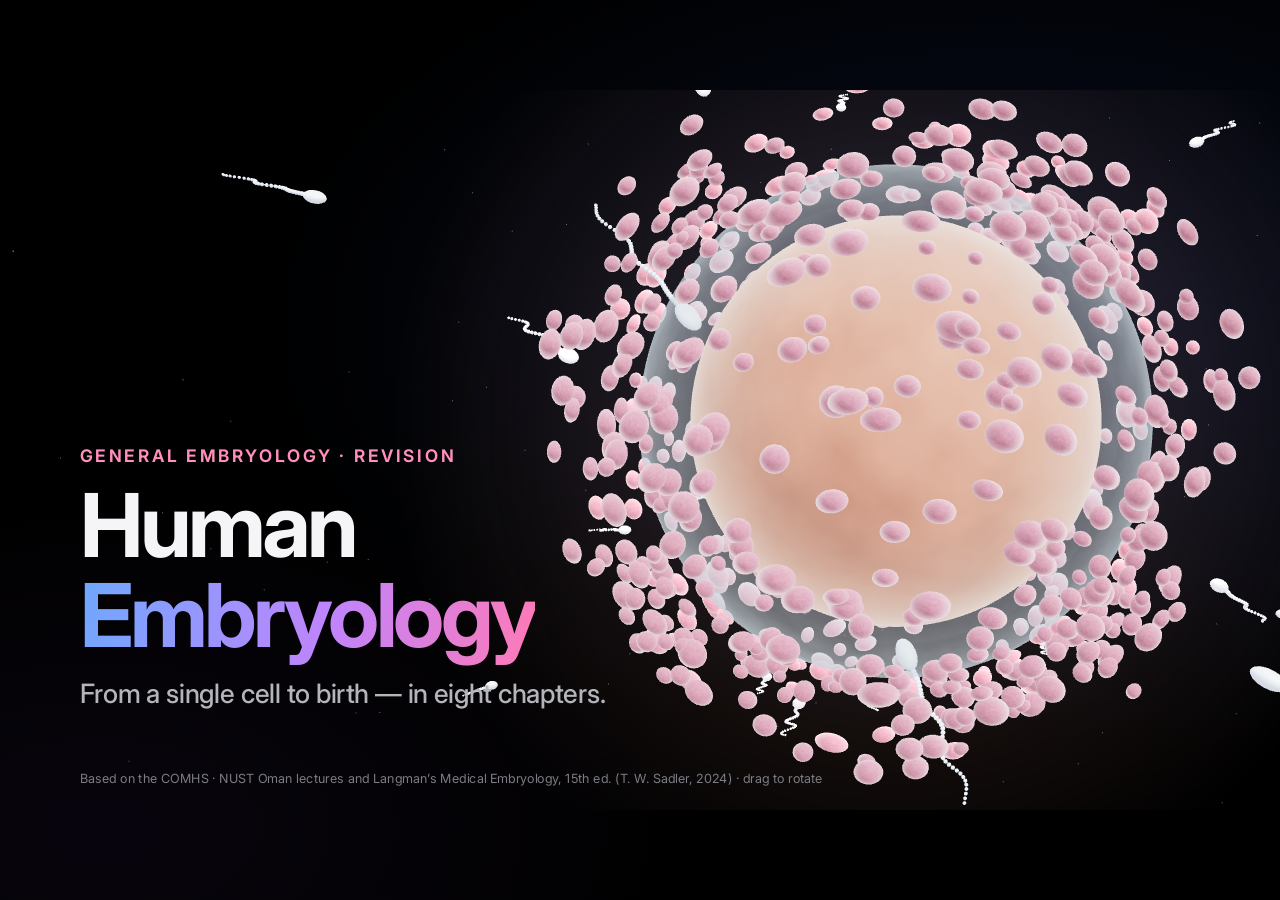
<file: index.html>
<!doctype html>
<html lang="en">
<head>
<meta charset="utf-8">
<meta name="viewport" content="width=device-width, initial-scale=1">
<title>Human Embryology — Interactive Revision</title>
<meta name="description" content="Interactive General Embryology revision: fertilization to birth, placenta, twinning and birth defects — 3D models, live diagrams and an MCQ bank.">
<meta name="theme-color" content="#000000">
<link rel="icon" href="data:image/svg+xml,%3Csvg xmlns='http://www.w3.org/2000/svg' viewBox='0 0 64 64'%3E%3Cdefs%3E%3CradialGradient id='g' cx='40%25' cy='35%25'%3E%3Cstop offset='0' stop-color='%23ffd1e3'/%3E%3Cstop offset='1' stop-color='%23ff4f8b'/%3E%3C/radialGradient%3E%3C/defs%3E%3Ccircle cx='32' cy='32' r='26' fill='url(%23g)'/%3E%3C/svg%3E">
<link rel="preload" href="fonts/inter-latin.woff2" as="font" type="font/woff2" crossorigin>
<link rel="stylesheet" href="css/style.css">
<script type="importmap">{ "imports": { "three": "./vendor/three/three.module.min.js" } }</script>
</head>
<body>
<div id="loader"><div class="ring"></div></div>
<div id="bgglow"></div>
<div id="viewport"><div id="stage">

<!-- ===================================================== 0 · INTRO ===================================================== -->
<section class="slide full" data-ch="0" data-title="Human Embryology">
  <div class="visual" data-viz="cover"></div>
  <div class="copy" style="top:auto; bottom:150px; max-width:1100px">
    <div class="eyebrow" style="--accent-ch:#ff8fbd">General Embryology · Revision</div>
    <h1>Human<br><span class="grad">Embryology</span></h1>
    <p class="lede" style="max-width:900px">From a single cell to birth — in eight chapters.</p>
  </div>
  <footer class="cite">Based on the COMHS · NUST Oman lectures and Langman’s Medical Embryology, 15th ed. (T. W. Sadler, 2024) · drag to rotate</footer>
</section>

<section class="slide stack" data-ch="0" data-title="The journey">
  <div class="copy">
    <div class="eyebrow">Roadmap</div>
    <h2>Thirty-eight weeks</h2>
    <p class="lede">Click any stage to jump there.</p>
  </div>
  <div class="visual" data-viz="timeline"></div>
  <footer class="cite">Langman’s Medical Embryology 15e, Ch. 3–9 · timings as taught in the COMHS lectures</footer>
</section>

<!-- ===================================================== 1 · WEEK 1 ===================================================== -->
<section class="slide split" data-ch="1" data-title="Fertilization" data-src="w1:3-6">
  <div class="copy">
    <div class="eyebrow"><span class="num">1</span>Week 1</div>
    <h2>Fertilization</h2>
    <p class="lede"><b>Sperm + oocyte → zygote</b></p>
    <ul class="points">
      <li class="hot">≈ Day 14 · mid-cycle<div class="tip" data-t="Time">Around mid-cycle (<b>day 14</b>) — the time of ovulation.</div></li>
      <li class="hot">Ampulla of uterine tube<div class="tip" data-t="Site">Usually the <b>ampulla</b> — the widest part of the uterine tube.</div></li>
      <li class="hot">Three prerequisites<div class="tip" data-t="Before fertilization can happen"><ul><li>Sperm &amp; oocyte transport</li><li>Capacitation</li><li>Acrosome reaction</li></ul></div></li>
    </ul>
  </div>
  <div class="visual" data-viz="tract" data-opts='{"mode":"fert"}'></div>
  <footer class="cite">Lecture: Fertilization &amp; First Week (Dr. K. H. Afroze) · Langman 15e, Ch. 3</footer>
</section>

<section class="slide split" data-ch="1" data-title="Sperm & oocyte transport" data-src="w1:4-6">
  <div class="copy">
    <div class="eyebrow"><span class="num">1</span>Prerequisite 1 · Transport</div>
    <h2>The race</h2>
    <ul class="points">
      <li class="hot">Oocyte swept to ampulla<div class="tip" data-t="Oocyte transport">At ovulation the <b>secondary oocyte</b> is expelled into the uterine tube. Fluid currents from <b>cilia</b> and tubal <b>peristalsis</b> sweep it to the ampulla.</div></li>
      <li class="hot">Hundreds of millions in<div class="tip" data-t="Deposited">Lecture: <b>200–600 million</b> sperm deposited in the posterior fornix of the vagina (Langman 15e: 200–300 million).<br>Many die in the <b>acidic vagina</b>; <b>cervical mucus</b> slows the rest; uterine &amp; tubal <b>muscular contractions</b> carry them up.</div></li>
      <li class="hot">Only a few hundred arrive<div class="tip" data-t="Fate">Lecture: <b>≈200</b> reach the ampulla. Langman 15e: <b>300–500</b> reach the site of fertilization.</div></li>
      <li class="hot">Fertile for 2–5 days<div class="tip" data-t="Sperm in the male">Stored mainly in the <b>tail of the epididymis</b> → peristalsis of the <b>vas deferens</b> → urethra.<br>Fertilizing power lasts <b>2–5 days</b> (lecture).</div></li>
    </ul>
  </div>
  <div class="visual" data-viz="funnel"></div>
  <footer class="cite">Lecture: Fertilization &amp; First Week, slides 4–6 · Langman 15e, Ch. 3</footer>
</section>

<section class="slide split" data-ch="1" data-title="Capacitation & acrosome reaction" data-src="w1:7-8">
  <div class="copy">
    <div class="eyebrow"><span class="num">1</span>Prerequisites 2 &amp; 3</div>
    <h2>Getting ready</h2>
    <div class="cards" style="margin-top:40px">
      <div class="card hot" style="--cc:var(--amnion)" data-step="0">
        <h3>Capacitation</h3><p>Proteins stripped off the sperm head · <b style="color:var(--fg)">5–7 h</b></p>
        <div class="tip" data-t="Capacitation" data-c="#64d2ff">Removal of proteins from the plasma membrane over the sperm head → sperm becomes <b>more active</b> and able to fertilize.<br>Occurs in the female genital tract (lecture: starts at the cervix; Langman: mainly in the uterine tube, ≈7 h).<br><b>Only capacitated sperm can fertilize.</b></div>
      </div>
      <div class="card hot" style="--cc:var(--crest)" data-step="1">
        <h3>Acrosome reaction</h3><p>Acrosome releases enzymes at the egg coats</p>
        <div class="tip" data-t="Acrosome reaction" data-c="#34d399"><b>Hyaluronidase</b> → corona radiata<br><b>Trypsin-like enzymes</b> → digest zona pellucida<br><b>Acrosin (zona lysin)</b> → softens zona pellucida<br>Only <b>capacitated</b> sperm undergo it (Langman: triggered by zona proteins).</div>
      </div>
    </div>
  </div>
  <div class="visual" data-viz="acrosome"></div>
  <footer class="cite">Lecture: Fertilization &amp; First Week, slides 7–8 · Langman 15e, Ch. 3</footer>
</section>

<section class="slide split narrow-copy" data-ch="1" data-title="Six phases of fertilization" data-src="w1:9-13">
  <div class="copy">
    <div class="eyebrow"><span class="num">1</span>Phases of fertilization</div>
    <h2>Six phases</h2>
    <ol class="steps">
      <li>Corona radiata<span class="sub">Hyaluronidase · tubal enzymes · tail beats</span></li>
      <li>Zona pellucida<span class="sub">Zona reaction blocks other sperm</span></li>
      <li>Membranes fuse<span class="sub">Head &amp; tail enter; sperm membrane left behind</span></li>
      <li>Meiosis II completes<span class="sub">Female pronucleus (22,X) + 2nd polar body</span></li>
      <li>Male pronucleus<span class="sub">22,X or 22,Y · tail degenerates</span></li>
      <li>Pronuclei unite<span class="sub">DNA replicated → zygote, 46 chromosomes</span></li>
    </ol>
  </div>
  <div class="visual" data-viz="fert3d" data-opts='{"mode":"phases"}'></div>
  <footer class="cite">Lecture: Fertilization &amp; First Week, slides 9–13 · Langman 15e, Ch. 3 · “22,X” = 22 autosomes + X (23 chromosomes)</footer>
</section>

<section class="slide split wide-copy" data-ch="1" data-title="Results of fertilization" data-src="w1:14">
  <div class="copy">
    <div class="eyebrow"><span class="num">1</span>Consequences</div>
    <h2>What fertilization does</h2>
    <ul class="points compact">
      <li class="hot">Completes meiosis II<div class="tip">The secondary oocyte is stimulated to finish its <b>2nd meiotic division</b>.</div></li>
      <li class="hot">Blocks polyspermy<div class="tip" data-t="Cortical &amp; zona reaction">Sperm–oocyte fusion → Ca²⁺ rise → <b>cortical granules</b> release enzymes → zona glycoproteins &amp; sperm receptors modified → zona hardens → <b>other sperm can’t enter</b>.</div></li>
      <li class="hot">Restores 46 chromosomes<div class="tip">Two haploid pronuclei → <b>diploid</b> zygote (46).</div></li>
      <li class="hot">Determines sex<div class="tip">X-bearing sperm → <b>female (46,XX)</b><br>Y-bearing sperm → <b>male (46,XY)</b></div></li>
      <li class="hot">Creates variation<div class="tip">Thorough shuffling of maternal &amp; paternal chromosomes.</div></li>
      <li class="hot">Starts cleavage<div class="tip">Initiates mitotic division of the zygote.</div></li>
    </ul>
  </div>
  <div class="visual" data-viz="sexdet"></div>
  <footer class="cite">Lecture: Fertilization &amp; First Week, slides 10 &amp; 14 · Langman 15e, Ch. 3</footer>
</section>

<section class="slide stack" data-ch="1" data-title="Abnormal fertilization" data-src="w1:15">
  <div class="copy">
    <div class="eyebrow"><span class="num">1</span>Abnormal fertilization</div>
    <h2>When it goes wrong</h2>
  </div>
  <div class="visual" data-viz="abnfert"></div>
  <footer class="cite">Lecture: Fertilization &amp; First Week, slide 15</footer>
</section>

<section class="slide split narrow-copy" data-ch="1" data-title="Cleavage → morula" data-src="w1:16-17">
  <div class="copy">
    <div class="eyebrow"><span class="num">1</span>Days 1–3</div>
    <h2>Cleavage</h2>
    <ul class="points">
      <li class="hot">Starts within 30 h<div class="tip">Cleavage = the onset of <b>mitosis</b> in the zygote, beginning within ~30 hours of fertilization.</div></li>
      <li class="hot">In the uterine tube<div class="tip">Occurs as the zygote moves along the tube during the first ~3 days.</div></li>
      <li class="hot">Smaller blastomeres<div class="tip">2 → 4 → 8 → 16 cells; each division halves the cytoplasm — the embryo does not grow.</div></li>
      <li class="hot">Morula enters uterus<div class="tip" data-t="Morula">16-cell stage reaches the uterine cavity ≈ <b>day 3–4</b> (lecture: day 3; Langman: ~day 4).<br><b>Zona pellucida</b> still surrounds it.</div></li>
    </ul>
  </div>
  <div class="visual" data-viz="cleave3d" data-opts='{"mode":"cleavage"}'></div>
  <footer class="cite">Lecture: Fertilization &amp; First Week, slides 16–17 · Langman 15e, Ch. 3</footer>
</section>

<section class="slide split narrow-copy" data-ch="1" data-title="Blastocyst" data-src="w1:18-19">
  <div class="copy">
    <div class="eyebrow"><span class="num">1</span>Days 4–6</div>
    <h2>Blastocyst</h2>
    <ol class="steps">
      <li>Fluid enters the morula<span class="sub">Through the zona pellucida</span></li>
      <li>Blastocoel forms<span class="sub">Spaces coalesce into one cavity</span></li>
      <li>Inner cell mass<span class="sub">Embryoblast → the embryo</span></li>
      <li>Trophoblast<span class="sub">Outer cells → fetal part of placenta</span></li>
      <li>Ready to implant<span class="sub">Zona pellucida degenerates</span></li>
    </ol>
  </div>
  <div class="visual" data-viz="cleave3d" data-opts='{"mode":"blastocyst"}'></div>
  <footer class="cite">Lecture: Fertilization &amp; First Week, slides 18–19 · Langman 15e, Ch. 3</footer>
</section>

<!-- ===================================================== 2 · WEEK 2 ===================================================== -->
<section class="slide split" data-ch="2" data-title="Implantation" data-src="w2:10-11">
  <div class="copy">
    <div class="eyebrow"><span class="num">2</span>Week 2</div>
    <h2>Implantation</h2>
    <p class="lede">Blastocyst embeds in the <b>functional endometrium</b></p>
    <ul class="points">
      <li class="hot">Begins day 5–6<div class="tip">Starts at the end of week 1 once the <b>zona pellucida degenerates</b> and the trophoblast is exposed.</div></li>
      <li class="hot">Complete by day 11–12<div class="tip">Finger-like processes of <b>syncytiotrophoblast</b> at the embryonic pole invade and burrow into the endometrium.</div></li>
      <li class="hot">Upper body of uterus<div class="tip" data-t="Normal site">Lecture: <b>upper posterior wall</b> of the body, near the fundus, near the midline.<br>Langman 15e: anterior or posterior wall of the body.</div></li>
    </ul>
  </div>
  <div class="visual" data-viz="implant"></div>
  <footer class="cite">Lecture: Implantation &amp; Second Week (Dr. K. H. Afroze), slides 10–11 · Langman 15e, Ch. 3–4</footer>
</section>

<section class="slide split narrow-copy" data-ch="2" data-title="The week of twos" data-src="w2:6-9,16-17">
  <div class="copy">
    <div class="eyebrow"><span class="num">2</span>Days 8–13</div>
    <h2>The week of twos</h2>
    <ol class="steps">
      <li>Day 8 · Bilaminar disc<span class="sub">Epiblast (columnar) + hypoblast (cuboidal)</span></li>
      <li>Day 9 · Primary yolk sac<span class="sub">Heuser’s membrane · lacunae in syncytium</span></li>
      <li>Day 11–12 · Extraembryonic mesoderm<span class="sub">Uteroplacental circulation begins</span></li>
      <li>Day 13 · Chorionic cavity<span class="sub">Secondary yolk sac · connecting stalk</span></li>
    </ol>
  </div>
  <div class="visual" data-viz="concept3d"></div>
  <footer class="cite">Lecture: Implantation &amp; Second Week, slides 6–9, 16–18 · Langman 15e, Ch. 4 (“the week of twos”)</footer>
</section>

<section class="slide split" data-ch="2" data-title="Chorion & amnion" data-src="w2:16-18">
  <div class="copy">
    <div class="eyebrow"><span class="num">2</span>Extraembryonic mesoderm</div>
    <h2>Chorion &amp; amnion</h2>
    <ul class="points">
      <li style="--dot:var(--tropho)">Chorion = trophoblast + somatic layer</li>
      <li style="--dot:var(--amnion)">Amnion = amnioblasts + somatic layer</li>
      <li style="--dot:var(--yolk)">Yolk sac ← splanchnic layer</li>
      <li style="--dot:var(--orange)" class="hot">Connecting stalk → cord<div class="tip" data-t="Connecting stalk">Somatic &amp; splanchnic extraembryonic mesoderm stay connected at the caudal end of the embryo by the <b>connecting stalk</b> — the future <b>umbilical cord</b>.</div></li>
    </ul>
  </div>
  <div class="visual" data-viz="layers"></div>
  <footer class="cite">Lecture: Implantation &amp; Second Week, slides 16–18 · Langman 15e, Ch. 4 · hover the layers</footer>
</section>

<section class="slide split" data-ch="2" data-title="Decidua" data-src="w2:12-13">
  <div class="copy">
    <div class="eyebrow"><span class="num">2</span>Endometrium of pregnancy</div>
    <h2>Decidua</h2>
    <p class="lede">Secretory endometrium, maintained by <b>progesterone</b></p>
    <ul class="points" data-step="0">
      <li style="--dot:#ff5a6e" class="hot">Basalis<div class="tip">Between the conceptus and the <b>myometrium</b>.</div></li>
      <li style="--dot:#ff9f0a" class="hot">Capsularis<div class="tip">Covers the conceptus (faces the uterine cavity).</div></li>
      <li style="--dot:#c084fc" class="hot">Parietalis<div class="tip">Lines the rest of the uterine cavity.</div></li>
    </ul>
    <p class="lede" data-step="1" style="font-size:34px">Basalis → <b>maternal placenta</b><br>Capsularis + parietalis → <b>fuse, then degenerate</b></p>
  </div>
  <div class="visual" data-viz="decidua"></div>
  <footer class="cite">Lecture: Implantation &amp; Second Week, slides 12–13 · Langman 15e, Ch. 8</footer>
</section>

<section class="slide stack" data-ch="2" data-title="Abnormal implantation" data-src="w2:14-15|pla:25-26">
  <div class="copy">
    <div class="eyebrow"><span class="num">2</span>Abnormal implantation</div>
    <h2>Wrong place</h2>
  </div>
  <div class="visual" data-viz="abimplant"></div>
  <footer class="cite">Lecture: Implantation &amp; Second Week, slides 14–15 (ectopic-site figure) · Placenta lecture, slides 25–26</footer>
</section>

<!-- ===================================================== 3 · WEEK 3 ===================================================== -->
<section class="slide split narrow-copy" data-ch="3" data-title="Gastrulation" data-src="w3:6-12">
  <div class="copy">
    <div class="eyebrow"><span class="num">3</span>Week 3</div>
    <h2>Gastrulation</h2>
    <ol class="steps">
      <li>Prechordal plate<span class="sub">Day 14 · marks the future head end</span></li>
      <li>Primitive streak<span class="sub">Node · pit · groove — sets the body axes</span></li>
      <li>Endoderm<span class="sub">Epiblast cells invaginate, replace hypoblast</span></li>
      <li>Mesoderm<span class="sub">Spreads between epiblast and endoderm</span></li>
      <li>Ectoderm<span class="sub">All 3 layers come from the epiblast</span></li>
    </ol>
  </div>
  <div class="visual" data-viz="gastrula3d"></div>
  <footer class="cite">Lecture: Third Week of Development (Dr. K. H. Afroze), slides 6–12 · Langman 15e, Ch. 5</footer>
</section>

<section class="slide split" data-ch="3" data-title="Membranes & cardiogenic area" data-src="w3:10-11">
  <div class="copy">
    <div class="eyebrow"><span class="num">3</span>Trilaminar disc</div>
    <h2>Where mesoderm can’t go</h2>
    <ul class="points">
      <li class="hot" style="--dot:var(--ecto)">Oropharyngeal membrane<div class="tip" data-t="Buccopharyngeal (oropharyngeal) membrane">At the <b>prechordal plate</b> ectoderm and endoderm stay in contact. It later breaks down → <b>opening of the mouth</b>.</div></li>
      <li class="hot" style="--dot:var(--meso)">Cardiogenic area<div class="tip">Mesoderm passes <b>cranial</b> to the prechordal plate and meets across the midline → future <b>heart</b>.</div></li>
      <li class="hot" style="--dot:var(--endo)">Cloacal membrane<div class="tip">Caudal to the primitive streak ectoderm and endoderm stay in contact. It later breaks down → <b>anal opening</b>.</div></li>
    </ul>
  </div>
  <div class="visual" data-viz="discmap"></div>
  <footer class="cite">Lecture: Third Week of Development, slides 10–11 · Langman 15e, Ch. 5</footer>
</section>

<section class="slide stack" data-ch="3" data-title="Fate of the primitive streak" data-src="w3:12,22">
  <div class="copy">
    <div class="eyebrow"><span class="num">3</span>Fate of the primitive streak</div>
    <h2>Gone by week 4</h2>
    <p class="lede">Makes mesoderm until week 4 — then shrinks and disappears.</p>
  </div>
  <div class="visual" data-viz="streakfate"></div>
  <footer class="cite">Lecture: Third Week, slide 12 &amp; self-study page · Langman 15e, Ch. 5 (Figs 5.8–5.9)</footer>
</section>

<section class="slide split narrow-copy" data-ch="3" data-title="Notochord formation" data-src="w3:13-14">
  <div class="copy">
    <div class="eyebrow"><span class="num">3</span>Notochord</div>
    <h2>Building the axis</h2>
    <ol class="steps">
      <li>Notochordal process<span class="sub">Cells migrate from node → prechordal plate</span></li>
      <li>Notochordal canal<span class="sub">Primitive pit extends in → lumen</span></li>
      <li>Floor fuses with endoderm<span class="sub">Then degenerates · opens to yolk sac</span></li>
      <li>Notochordal plate<span class="sub">Flat plate within the endoderm</span></li>
      <li>Definitive notochord<span class="sub">Folds into a rod, detaches from endoderm</span></li>
    </ol>
  </div>
  <div class="visual" data-viz="notochord"></div>
  <footer class="cite">Lecture: Third Week of Development, slides 13–14 · Langman 15e, Ch. 5 · transverse sections</footer>
</section>

<section class="slide split" data-ch="3" data-title="Fate & functions of notochord" data-src="w3:15-16">
  <div class="copy">
    <div class="eyebrow"><span class="num">3</span>Notochord</div>
    <h2>Its legacy</h2>
    <p class="lede">Degenerates as vertebrae form — persists as the <b class="c-noto">nucleus pulposus</b></p>
    <ul class="points compact" data-step="2">
      <li class="hot">Defines the body axis<div class="tip" data-t="5 functions"><ul><li>Defines the primordial axis</li><li>Gives rigidity to the embryo</li><li>Basis of the axial skeleton</li><li>Indicates the future vertebral column</li><li><b>Primary inductor</b> of the neural tube</li></ul></div></li>
      <li>Basis of axial skeleton</li>
      <li>Induces the neural tube</li>
    </ul>
  </div>
  <div class="visual" data-viz="spine3d"></div>
  <footer class="cite">Lecture: Third Week of Development, slides 15–16 · Langman 15e, Ch. 5</footer>
</section>

<section class="slide stack" data-ch="3" data-title="Germ-layer derivatives" data-src="w3:17-19|emb:8-10">
  <div class="copy">
    <div class="eyebrow"><span class="num">3</span>Derivatives</div>
    <h2>Three layers, one origin</h2>
  </div>
  <div class="visual" data-viz="germ"></div>
  <footer class="cite">Lecture: Third Week, slides 17–19; Embryonic Period, slides 8–10 · Langman 15e, Ch. 6 · hover any item</footer>
</section>

<section class="slide split narrow-copy" data-ch="3" data-title="Neurulation" data-src="w3:20">
  <div class="copy">
    <div class="eyebrow"><span class="num">3</span>Neural tube</div>
    <h2>Neurulation</h2>
    <ul class="points compact">
      <li class="hot">Notochord induces it<div class="tip">Surface ectoderm over the notochord thickens into the <b>neural plate</b> (future brain &amp; spinal cord).</div></li>
      <li>Plate → groove → folds → tube</li>
      <li class="hot">Zips both ways<div class="tip">Fusion of the neural folds proceeds in <b>cranial</b> and <b>caudal</b> directions.</div></li>
      <li class="hot" style="--dot:var(--ecto)">Cranial neuropore · day 25<div class="tip">Failure of closure cranially → <b>anencephaly</b> (Langman 15e, Ch. 6).</div></li>
      <li class="hot" style="--dot:var(--crest)">Caudal neuropore · day 28<div class="tip">Failure of closure caudally → <b>spina bifida</b> (Langman 15e, Ch. 6).</div></li>
    </ul>
  </div>
  <div class="visual" data-viz="neural3d" data-opts='{"mode":"neurulation"}'></div>
  <footer class="cite">Lecture: Third Week of Development, slide 20 · Langman 15e, Ch. 6 · drag the day slider</footer>
</section>

<section class="slide split" data-ch="3" data-title="Neural crest" data-src="w3:21">
  <div class="copy">
    <div class="eyebrow"><span class="num">3</span>Neural crest</div>
    <h2>The wanderers</h2>
    <p class="lede">Ectoderm cells that leave the <b>edges of the neural folds</b> and migrate widely</p>
  </div>
  <div class="visual" data-viz="crest"></div>
  <footer class="cite">Lecture: Third Week of Development, slide 21 · Langman 15e, Ch. 6 &amp; 17 · hover each derivative</footer>
</section>

<!-- ===================================================== 4 · EMBRYONIC PERIOD ===================================================== -->
<section class="slide split" data-ch="4" data-title="Embryonic period" data-src="emb:6-7">
  <div class="copy">
    <div class="eyebrow"><span class="num">4</span>Weeks 3–8</div>
    <h2 class="xl">Embryonic period</h2>
    <div class="cards" style="grid-template-columns:1fr 1fr; margin-top:44px">
      <div class="card hot" style="--cc:var(--crest)"><h3>Organo&shy;genesis</h3><p>Germ layers form organ primordia</p><div class="tip" data-t="Organogenesis">CNS (neurulation) · GIT &amp; glands · heart &amp; CVS · respiratory · genitourinary — all from the three germ layers.</div></div>
      <div class="card hot" style="--cc:var(--amnion)"><h3>Morpho&shy;genesis</h3><p>The body takes a human shape</p><div class="tip" data-t="Why it matters">This is the <b>most sensitive period</b> for inducing birth defects (Birth Defects lecture).</div></div>
    </div>
  </div>
  <div class="visual" data-viz="embryo" data-opts='{"auto":true}'></div>
  <footer class="cite">Lecture: Embryonic Period (Dr. K. H. Afroze), slides 6–7 · Langman 15e, Ch. 6</footer>
</section>

<section class="slide split narrow-copy" data-ch="4" data-title="Intraembryonic mesoderm" data-src="emb:8-10">
  <div class="copy">
    <div class="eyebrow"><span class="num">4</span>Intraembryonic mesoderm</div>
    <h2>Mesoderm in three</h2>
    <ul class="points">
      <li style="--dot:#ff5a6e">Paraxial</li>
      <li style="--dot:#ff9f0a">Intermediate</li>
      <li style="--dot:#ff6fae">Lateral plate</li>
    </ul>
    <p class="lede" data-step="1" style="font-size:34px">Coelom splits lateral plate → <b>body cavities</b></p>
  </div>
  <div class="visual" data-viz="mesoderm"></div>
  <footer class="cite">Lecture: Embryonic Period, slides 8–10 · Langman 15e, Ch. 6 · hover each region</footer>
</section>

<section class="slide split narrow-copy" data-ch="4" data-title="Somites" data-src="emb:9,18">
  <div class="copy">
    <div class="eyebrow"><span class="num">4</span>Paraxial mesoderm</div>
    <h2>Somites</h2>
    <p class="lede">Segments form <b>cranial → caudal</b></p>
    <div class="chips" style="margin-top:34px">
      <span class="chip">4 occipital</span><span class="chip">8 cervical</span><span class="chip">12 thoracic</span>
      <span class="chip">5 lumbar</span><span class="chip">5 sacral</span><span class="chip">8–10 coccygeal</span>
    </div>
    <ul class="points compact" style="margin-top:34px">
      <li class="hot" style="--dot:#ff5a6e">Sclerotome → vertebrae, ribs<div class="tip">Sclerotome surrounds the neural tube &amp; notochord → <b>vertebrae</b> and <b>ribs</b>.<br><span style="font-size:22px">(Langman 15e: the sternum arises from lateral plate mesoderm.)</span></div></li>
      <li class="hot" style="--dot:#ff9f0a">Dermomyotome → muscle, dermis<div class="tip">Myotome → <b>skeletal muscle</b>; dermatome → <b>dermis</b> (of the back, per Langman).</div></li>
    </ul>
  </div>
  <div class="visual" data-viz="neural3d" data-opts='{"mode":"somites"}'></div>
  <footer class="cite">Lecture: Embryonic Period, slides 9 &amp; 18 (Table 6.2) · Langman 15e, Ch. 6</footer>
</section>

<section class="slide split narrow-copy" data-ch="4" data-title="Folding of the embryo" data-src="emb:11-13">
  <div class="copy">
    <div class="eyebrow"><span class="num">4</span>Folding</div>
    <h2>Folding</h2>
    <ul class="points compact">
      <li>Head &amp; tail folds</li>
      <li>Two lateral folds</li>
      <li class="hot">Heart &amp; membranes → ventral<div class="tip" data-t="Head fold">Septum transversum, heart primordium and oropharyngeal membrane move to the <b>ventral</b> surface — their order reverses.</div></li>
      <li class="hot">Gut tube enclosed<div class="tip" data-t="Gut tube">Foregut · midgut · hindgut. The <b>midgut</b> stays connected to the yolk sac by the <b>vitelline duct</b>.</div></li>
      <li class="hot">Tail fold effects<div class="tip">Primitive streak ends up <b>caudal</b> to the cloacal membrane; connecting stalk shifts ventrally; <b>allantois</b> partly incorporated.</div></li>
    </ul>
  </div>
  <div class="visual" data-viz="folding"></div>
  <footer class="cite">Lecture: Embryonic Period, slides 11–13 · Langman 15e, Ch. 6 &amp; 7 · drag the folding slider</footer>
</section>

<section class="slide split narrow-copy" data-ch="4" data-title="External appearance" data-src="emb:14-15">
  <div class="copy">
    <div class="eyebrow"><span class="num">4</span>Weeks 4–8</div>
    <h2>Becoming human-like</h2>
    <ul class="points compact">
      <li class="hot">Pharyngeal arches · wk 4–5<div class="tip">Appear in the 4th and 5th weeks and give the embryo its characteristic external appearance.</div></li>
      <li>Head enlarges</li>
      <li>Face, eyes, ears, nose</li>
      <li>Limbs develop</li>
    </ul>
  </div>
  <div class="visual" data-viz="embryo"></div>
  <footer class="cite">Lecture: Embryonic Period, slides 14–15 · Langman 15e, Ch. 6 &amp; 17</footer>
</section>

<section class="slide split narrow-copy" data-ch="4" data-title="Limbs" data-src="emb:16">
  <div class="copy">
    <div class="eyebrow"><span class="num">4</span>Weeks 5–8</div>
    <h2>Limbs</h2>
    <ul class="points">
      <li class="hot">Limb buds · week 5<div class="tip">Lecture: 5th week (Langman: end of week 4 – start of week 5). At CRL ≈ 9.8 mm the forelimbs are paddle-shaped.</div></li>
      <li>Grow · 3 segments</li>
      <li>Digital rays appear</li>
      <li>Fingers &amp; toes · week 8</li>
    </ul>
  </div>
  <div class="visual" data-viz="limb"></div>
  <footer class="cite">Lecture: Embryonic Period, slide 16 · Langman 15e, Ch. 6 &amp; 12</footer>
</section>

<section class="slide split narrow-copy" data-ch="4" data-title="Physiological herniation" data-src="emb:17">
  <div class="copy">
    <div class="eyebrow"><span class="num">4</span>Weeks 6–12</div>
    <h2>Physiological herniation</h2>
    <ul class="points">
      <li>Begins week 6</li>
      <li>Gut loops enter the cord</li>
      <li class="hot">Back by week 12<div class="tip">Lecture: return in the 12th week (Langman: return begins in week 10, complete by the end of month 3).</div></li>
    </ul>
  </div>
  <div class="visual" data-viz="hernia"></div>
  <footer class="cite">Lecture: Embryonic Period, slide 17 · Langman 15e, Ch. 6 &amp; 15</footer>
</section>

<section class="slide split narrow-copy" data-ch="4" data-title="Age of the embryo" data-src="emb:18-19">
  <div class="copy">
    <div class="eyebrow"><span class="num">4</span>Dating the embryo</div>
    <h2>How old is it?</h2>
    <ul class="points">
      <li class="hot">Somite count<div class="tip">Used in the 4th–5th weeks (≈ days 20–30) — see Table 6.2.</div></li>
      <li class="hot">Crown–rump length<div class="tip" data-t="CRL">From the <b>vertex of the skull</b> to the midpoint between the <b>apices of the buttocks</b> (Table 6.3).</div></li>
    </ul>
  </div>
  <div class="visual" data-viz="agechart"></div>
  <footer class="cite">Lecture: Embryonic Period, slides 18–19 · Langman 15e, Tables 6.2 &amp; 6.3</footer>
</section>

<!-- ===================================================== 5 · FETAL PERIOD ===================================================== -->
<section class="slide split narrow-copy" data-ch="5" data-title="Fetal period: growth" data-src="fet:8">
  <div class="copy">
    <div class="eyebrow"><span class="num">5</span>Month 3 → Birth</div>
    <h2>Fetal period</h2>
    <ul class="points">
      <li>Organs mature</li>
      <li class="hot" style="--dot:var(--amnion)">Length: months 3–5<div class="tip">Growth in length is particularly striking in the <b>3rd, 4th and 5th months</b>.</div></li>
      <li class="hot" style="--dot:var(--orange)">Weight: last 2 months<div class="tip"><b>50%</b> of full-term weight is added in the last 2 months.</div></li>
    </ul>
  </div>
  <div class="visual" data-viz="growth"></div>
  <footer class="cite">Lecture: Fetal Period (Prof. E. Elzawawy), slide 8 · Langman 15e, Table 8.1 · hover the chart</footer>
</section>

<section class="slide split narrow-copy" data-ch="5" data-title="Head-to-body proportion" data-src="fet:9">
  <div class="copy">
    <div class="eyebrow"><span class="num">5</span>Proportions</div>
    <h2>The head slows down</h2>
    <ol class="steps">
      <li>Month 3 · ½<span class="sub">Head ≈ half of the CRL</span></li>
      <li>Month 5 · ⅓<span class="sub">Head ≈ one third of the CHL</span></li>
      <li>Birth · ¼<span class="sub">Head ≈ one quarter of the CHL</span></li>
    </ol>
  </div>
  <div class="visual" data-viz="proportion"></div>
  <footer class="cite">Lecture: Fetal Period, slide 9 · Langman 15e, Ch. 8 · CRL = sitting height · CHL = crown–heel length</footer>
</section>

<section class="slide stack" data-ch="5" data-title="Month by month" data-src="fet:10-14">
  <div class="copy">
    <div class="eyebrow"><span class="num">5</span>Milestones</div>
    <h2>Month by month</h2>
  </div>
  <div class="visual" data-viz="fetaltl"></div>
  <footer class="cite">Lecture: Fetal Period, slides 10–14 · Langman 15e, Tables 8.1 &amp; 8.2 · drag along the timeline</footer>
</section>

<section class="slide stack" data-ch="5" data-title="At birth" data-src="fet:15">
  <div class="copy">
    <div class="eyebrow"><span class="num">5</span>The newborn</div>
    <h2>At birth</h2>
  </div>
  <div class="visual" data-viz="stats" data-opts='{"set":"birth"}'></div>
  <footer class="cite">Lecture: Fetal Period, slide 15 · Langman 15e, Ch. 8</footer>
</section>

<section class="slide stack" data-ch="5" data-title="Length of pregnancy" data-src="fet:16">
  <div class="copy">
    <div class="eyebrow"><span class="num">5</span>Time of birth</div>
    <h2>How long is pregnancy?</h2>
  </div>
  <div class="visual" data-viz="gestation"></div>
  <footer class="cite">Lecture: Fetal Period, slide 16 · Langman 15e, Ch. 8 · hover or drag along the bar</footer>
</section>

<section class="slide split narrow-copy" data-ch="5" data-title="Amniotic fluid" data-src="fet:3-7">
  <div class="copy">
    <div class="eyebrow"><span class="num">5</span>Amniotic cavity</div>
    <h2>Amniotic fluid</h2>
    <ul class="points compact">
      <li class="hot">Four functions<div class="tip"><ul><li>Protective cushion</li><li>Prevents adherence of embryo to amnion</li><li>Allows fetal movement</li><li>Helps dilate the cervix in labour</li></ul></div></li>
      <li class="hot">Swallowed ≈ 400 mL/day<div class="tip">From month 5 the fetus swallows its own fluid — ~400 mL/day at term (about half). Fetal urine (mostly water) is added.</div></li>
      <li>Replaced every 3 h</li>
      <li class="hot">Fills the chorionic cavity<div class="tip">By the end of month 3 the expanding amniotic cavity obliterates the chorionic cavity.</div></li>
    </ul>
  </div>
  <div class="visual" data-viz="amniotic"></div>
  <footer class="cite">Lecture: Fetal Period, slides 3–7 · Langman 15e, Ch. 8 · hover the zones</footer>
</section>

<section class="slide split narrow-copy" data-ch="5" data-title="Ultrasound" data-src="fet:17">
  <div class="copy">
    <div class="eyebrow"><span class="num">5</span>Imaging</div>
    <h2>Ultrasound</h2>
    <ul class="points compact">
      <li>Dates the pregnancy</li>
      <li class="hot">CRL · weeks 7–14<div class="tip">Accurate crown–rump length measurement in the 7th–14th weeks.</div></li>
      <li class="hot">BPD · AC · FL · wk 16–30<div class="tip">Biparietal diameter, abdominal circumference and femur length are used in weeks 16–30.</div></li>
      <li>Detects birth defects</li>
      <li class="hot">Fetal size<div class="tip">Important for managing pregnancy — especially if the mother has a <b>small pelvis</b>.</div></li>
    </ul>
  </div>
  <div class="visual" data-viz="ultrasound"></div>
  <footer class="cite">Lecture: Fetal Period, slide 17 · Langman 15e, Ch. 8 · simulated scans</footer>
</section>

<section class="slide split narrow-copy" data-ch="5" data-title="LBW vs SGA" data-src="fet:18-19">
  <div class="copy">
    <div class="eyebrow"><span class="num">5</span>Small babies</div>
    <h2>Which kind of small?</h2>
    <ul class="points compact">
      <li class="hot" style="--dot:var(--orange)">LBW &lt; 2,500 g<div class="tip">Low birth weight — regardless of gestational age.</div></li>
      <li class="hot" style="--dot:var(--meso)">SGA &lt; 10th percentile<div class="tip" data-t="Small for gestational age">Weight below the 10th percentile for gestational age:<br>• <b>pathologically small</b> → IUGR, or<br>• <b>constitutionally small</b> → normal.</div></li>
    </ul>
    <p class="lede" style="font-size:30px">Drag the baby on the chart</p>
  </div>
  <div class="visual" data-viz="sga"></div>
  <footer class="cite">Lecture: Fetal Period, slide 18 · percentile curves computed from Hadlock et al., Radiology 1991 (the chart shown in the lecture)</footer>
</section>

<section class="slide stack" data-ch="5" data-title="IUGR" data-src="fet:20-25">
  <div class="copy">
    <div class="eyebrow"><span class="num">5</span>Intrauterine growth restriction</div>
    <h2>IUGR</h2>
  </div>
  <div class="visual" data-viz="stats" data-opts='{"set":"iugr"}'></div>
  <footer class="cite">Lecture: Fetal Period, slides 20–25 · Langman 15e, Ch. 8 · hover each card</footer>
</section>

<!-- ===================================================== 6 · PLACENTA ===================================================== -->
<section class="slide split narrow-copy" data-ch="6" data-title="The placenta" data-src="pla:3-6">
  <div class="copy">
    <div class="eyebrow"><span class="num">6</span>Gross anatomy</div>
    <h2>The placenta</h2>
    <div class="cards" style="grid-template-columns:1fr 1fr; gap:18px; margin-top:36px">
      <div class="stat"><span class="v" style="font-size:72px">15–25<small>cm</small></span><span class="l">Diameter · discoid</span></div>
      <div class="stat"><span class="v" style="font-size:72px">≈3<small>cm</small></span><span class="l">Thickness</span></div>
      <div class="stat" style="grid-column:span 2"><span class="v" style="font-size:72px">500–600<small>g</small></span><span class="l">Weight at term</span></div>
    </div>
  </div>
  <div class="visual" data-viz="placenta3d"></div>
  <footer class="cite">Lecture: Placenta (Prof. E. Elzawawy), slides 3–6 · Langman 15e, Ch. 8 · drag to rotate</footer>
</section>

<section class="slide split narrow-copy" data-ch="6" data-title="Structure of the placenta" data-src="pla:7-12">
  <div class="copy">
    <div class="eyebrow"><span class="num">6</span>Structure</div>
    <h2>Two parts</h2>
    <ul class="points compact">
      <li class="hot" style="--dot:var(--tropho)">Fetal: chorion frondosum<div class="tip">Chorionic villi opposite the decidua basalis.<br><b>Anchoring</b> villi reach through to the decidua; <b>free</b> (nourishing) villi float in the intervillous space.</div></li>
      <li class="hot" style="--dot:var(--meso)">Maternal: decidua basalis<div class="tip">Forms the maternal part; <b>placental septa</b> project from it as incomplete walls.</div></li>
      <li class="hot">15–20 cotyledons<div class="tip">Separated by deep grooves made by the placental septa. Intervillous spaces communicate with each other.</div></li>
      <li class="hot">Grows by branching<div class="tip">Size ↑ by new villi; thickness ↑ by <b>arborization</b> of villi. Microvilli raise the surface area to <b>4–14 m²</b>.</div></li>
    </ul>
  </div>
  <div class="visual" data-viz="villi" data-opts='{"mode":"structure"}'></div>
  <footer class="cite">Lecture: Placenta, slides 7–12 · Langman 15e, Ch. 8 (Fig. 8.13) · hover the structures</footer>
</section>

<section class="slide split narrow-copy" data-ch="6" data-title="Placental circulation" data-src="pla:13-15">
  <div class="copy">
    <div class="eyebrow"><span class="num">6</span>Circulation</div>
    <h2>Two bloods, never mixing</h2>
    <ul class="points compact">
      <li class="hot" style="--dot:var(--oxy)">80–100 spiral arteries<div class="tip">Eroded by villi; arterial blood (<b>higher pressure</b>) spurts into the intervillous space carrying O₂, nutrients &amp; antibodies, then drains to endometrial veins (<b>lower pressure</b>) carrying CO₂ &amp; waste.</div></li>
      <li class="hot">≈150 mL in the spaces<div class="tip">Intervillous spaces of the mature placenta hold about 150 mL of maternal blood.</div></li>
      <li class="hot" style="--dot:var(--oxy)">Umbilical vein → fetus<div class="tip">Carries O₂ and nutrients to the fetus.</div></li>
      <li class="hot" style="--dot:var(--deoxy)">Umbilical arteries → placenta<div class="tip">Carry fetal CO₂ and waste back to the placenta. Exchange happens across the villus wall — the <b>placental barrier</b>.</div></li>
    </ul>
  </div>
  <div class="visual" data-viz="villi" data-opts='{"mode":"flow"}'></div>
  <footer class="cite">Lecture: Placenta, slides 13–15 · Langman 15e, Ch. 8</footer>
</section>

<section class="slide split narrow-copy" data-ch="6" data-title="Placental barrier" data-src="pla:16-20">
  <div class="copy">
    <div class="eyebrow"><span class="num">6</span>Placental membrane</div>
    <h2>The barrier thins</h2>
    <ol class="steps">
      <li>Early · 4 layers<span class="sub">Endothelium · connective tissue · cytotrophoblast · syncytium</span></li>
      <li>20 weeks · 2 layers<span class="sub">Endothelium · syncytiotrophoblast</span></li>
      <li>Term · 3 layers<span class="sub">Endothelium · fibrinoid · syncytiotrophoblast</span></li>
    </ol>
  </div>
  <div class="visual" data-viz="barrier"></div>
  <footer class="cite">Lecture: Placenta, slides 16–20 · Langman 15e, Fig. 8.8 · selective permeability</footer>
</section>

<section class="slide stack" data-ch="6" data-title="Functions of the placenta" data-src="pla:21-23">
  <div class="copy">
    <div class="eyebrow"><span class="num">6</span>Functions</div>
    <h2>Five jobs</h2>
  </div>
  <div class="visual" data-viz="hormones"></div>
  <footer class="cite">Lecture: Placenta, slides 21–23 · Langman 15e, Ch. 8</footer>
</section>

<section class="slide stack" data-ch="6" data-title="Placental anomalies" data-src="pla:24-35">
  <div class="copy">
    <div class="eyebrow"><span class="num">6</span>Congenital anomalies</div>
    <h2>Placental anomalies</h2>
  </div>
  <div class="visual" data-viz="anomalies"></div>
  <footer class="cite">Lecture: Placenta, slides 24–35 · Langman 15e, Ch. 8</footer>
</section>

<section class="slide split" data-ch="6" data-title="Preeclampsia" data-src="pla:36">
  <div class="copy">
    <div class="eyebrow"><span class="num">6</span>Clinical</div>
    <h2>Preeclampsia</h2>
    <ul class="points">
      <li class="hot">Maternal hypertension<div class="tip">Can progress to <b>eclampsia</b> — seizures.</div></li>
      <li class="hot">IUGR · fetal or maternal death<div class="tip">Serious outcomes for both mother and fetus.</div></li>
      <li class="hot" style="--dot:var(--green)">Cured by delivery<div class="tip">Completely reversible by delivery of the baby.</div></li>
      <li class="hot">Risk factors<div class="tip"><ul><li>Preeclampsia in a previous pregnancy</li><li>First pregnancy</li><li>Obesity</li><li>Family history</li><li>Multiple gestation</li><li>Hypertension · diabetes</li></ul></div></li>
    </ul>
  </div>
  <div class="visual" data-viz="stats" data-opts='{"set":"preeclampsia"}'></div>
  <footer class="cite">Lecture: Placenta, slide 36 · Langman 15e, Ch. 8</footer>
</section>

<section class="slide split narrow-copy" data-ch="6" data-title="Umbilical cord" data-src="pla:37-41">
  <div class="copy">
    <div class="eyebrow"><span class="num">6</span>Umbilical cord</div>
    <h2>The lifeline</h2>
    <ul class="points compact">
      <li class="hot">30–80 cm · 2 cm wide<div class="tip">Average length <b>50 cm</b>. Spirally twisted (false knots) and covered by amnion.</div></li>
      <li class="hot">2 arteries + 1 vein<div class="tip" data-t="Contents at birth"><ul><li>Wharton’s jelly</li><li>2 umbilical arteries</li><li>1 umbilical vein</li><li>Allantois (urachus)</li><li>Remains of the vitelline duct</li></ul></div></li>
      <li class="hot">Long or short cord<div class="tip">Long cord → <b>true knots</b>, loop around the neck.<br>Short cord → <b>abruptio placentae</b>.</div></li>
      <li class="hot" style="--dot:var(--orange)">Single artery: 1 in 200<div class="tip">~<b>20%</b> of these babies have cardiac, renal or other vascular defects.</div></li>
    </ul>
  </div>
  <div class="visual" data-viz="cord3d"></div>
  <footer class="cite">Lecture: Placenta, slides 37–41 · Langman 15e, Ch. 8</footer>
</section>

<!-- ===================================================== 7 · TWINNING ===================================================== -->
<section class="slide split narrow-copy" data-ch="7" data-title="Dizygotic vs monozygotic" data-src="tw:3-6">
  <div class="copy">
    <div class="eyebrow"><span class="num">7</span>Twinning</div>
    <h2>Two from one pregnancy</h2>
    <ul class="points compact">
      <li class="hot" style="--dot:var(--orange)">Dizygotic: 2 ova + 2 sperm<div class="tip" data-t="Dizygotic (fraternal)">Like ordinary siblings — sex may differ. Each has its own chorion &amp; amnion → <b>DCDA</b>; placentas separate or fused.<br>Influenced by maternal age, parity, family history, assisted reproduction.</div></li>
      <li class="hot" style="--dot:var(--amnion)">Monozygotic: 1 zygote splits<div class="tip" data-t="Monozygotic (identical)">Genetically identical, same sex. Membranes depend on <b>when</b> the embryo divides.</div></li>
    </ul>
  </div>
  <div class="visual" data-viz="twinorigin"></div>
  <footer class="cite">Lecture: Twinning (Prof. E. Elzawawy), slides 3–6 · Langman 15e, Ch. 8</footer>
</section>

<section class="slide stack" data-ch="7" data-title="Monozygotic timing" data-src="tw:7-11">
  <div class="copy">
    <div class="eyebrow"><span class="num">7</span>Monozygotic twins</div>
    <h2>Timing decides the membranes</h2>
  </div>
  <div class="visual" data-viz="twins"></div>
  <footer class="cite">Lecture: Twinning, slides 7–11 · Langman 15e, Fig. 8.19 · drag the day slider</footer>
</section>

<section class="slide split narrow-copy" data-ch="7" data-title="Why chorion matters" data-src="tw:12-13">
  <div class="copy">
    <div class="eyebrow"><span class="num">7</span>Monochorionic twins</div>
    <h2>Why chorion matters</h2>
    <ul class="points compact">
      <li class="hot">One placenta, linked vessels<div class="tip">Monochorionic twins share one placenta → vascular anastomoses between the two circulations.</div></li>
      <li class="hot">Feto-fetal transfusion<div class="tip" data-t="FFTS"><b>Donor</b> → oligohydramnios, IUGR<br><b>Recipient</b> → polyhydramnios, polycythemia, heart failure, hydrops<br>Chorionicity is judged most reliably by <b>early</b> ultrasound.</div></li>
      <li class="hot">TAPS<div class="tip">Twin anemia–polycythemia sequence: chronic, unequal red-cell transfer.</div></li>
      <li class="hot">MCMA → cord entanglement<div class="tip">Both fetuses share one amniotic cavity.</div></li>
    </ul>
  </div>
  <div class="visual" data-viz="ffts"></div>
  <footer class="cite">Lecture: Twinning, slides 12–13 · Fetal Period, slide 19</footer>
</section>

<section class="slide split narrow-copy" data-ch="7" data-title="Conjoined twins" data-src="tw:14">
  <div class="copy">
    <div class="eyebrow"><span class="num">7</span>After day 13</div>
    <h2>Conjoined twins</h2>
    <ul class="points compact">
      <li>Incomplete separation of the disc</li>
      <li>Named by the site of union</li>
      <li class="hot">Shared organs<div class="tip">Heart, liver, GIT or nervous system. Prenatal <b>ultrasound</b> and <b>fetal MRI</b> define the shared anatomy.</div></li>
    </ul>
  </div>
  <div class="visual" data-viz="conjoined"></div>
  <footer class="cite">Lecture: Twinning, slide 14 · Langman 15e, Ch. 8</footer>
</section>

<section class="slide stack" data-ch="7" data-title="High-yield comparison" data-src="tw:15-16">
  <div class="copy">
    <div class="eyebrow"><span class="num">7</span>Summary</div>
    <h2>High-yield comparison</h2>
  </div>
  <div class="visual" data-viz="stats" data-opts='{"set":"twintable"}'></div>
  <footer class="cite">Lecture: Twinning, slides 15–16 · Remember: monozygotic does not automatically mean monochorionic</footer>
</section>

<!-- ===================================================== 8 · BIRTH DEFECTS ===================================================== -->
<section class="slide stack" data-ch="8" data-title="Birth defects: scale" data-src="bd:3,5-6">
  <div class="copy">
    <div class="eyebrow"><span class="num">8</span>Birth defects</div>
    <h2>Birth defects</h2>
    <div class="lede hot plus" style="display:inline-block">= congenital malformation = congenital anomaly<div class="tip" data-t="Terminology">Structural, behavioural, functional and metabolic disorders <b>present at birth</b>.<br>Studied by <b>teratology</b> (Gr. <i>teratos</i>, monster) or dysmorphology — usually within clinical genetics.</div></div>
  </div>
  <div class="visual" data-viz="stats" data-opts='{"set":"defects"}'></div>
  <footer class="cite">Lecture: Birth Defects (Prof. E. Elzawawy), slides 3, 5–6 · Langman 15e, Ch. 9</footer>
</section>

<section class="slide split" data-ch="8" data-title="Causes of birth defects" data-src="bd:4">
  <div class="copy">
    <div class="eyebrow"><span class="num">8</span>Causes</div>
    <h2>Why they happen</h2>
    <ul class="points">
      <li style="--dot:#ff5a6e">Gene–environment interaction</li>
      <li style="--dot:#64d2ff">Genetic</li>
      <li style="--dot:#ffcc33">Environmental</li>
    </ul>
  </div>
  <div class="visual" data-viz="donut"></div>
  <footer class="cite">Lecture: Birth Defects, slide 4 · Langman 15e, Ch. 9</footer>
</section>

<section class="slide split" data-ch="8" data-title="Minor anomalies" data-src="bd:6">
  <div class="copy">
    <div class="eyebrow"><span class="num">8</span>Minor anomalies</div>
    <h2>Small clues, big signals</h2>
    <ul class="points">
      <li>Seen in ~15% of newborns</li>
      <li class="hot">More minors → higher risk<div class="tip">Minor anomalies (e.g. <b>microtia</b>, small ears) are indicators of possible <b>major</b> malformations.</div></li>
    </ul>
  </div>
  <div class="visual" data-viz="minor"></div>
  <footer class="cite">Lecture: Birth Defects, slide 6 · Langman 15e, Ch. 9</footer>
</section>

<section class="slide stack" data-ch="8" data-title="Types of abnormal development" data-src="bd:7-11">
  <div class="copy">
    <div class="eyebrow"><span class="num">8</span>Terminology</div>
    <h2>Four ways development fails</h2>
  </div>
  <div class="visual" data-viz="dysmorph"></div>
  <footer class="cite">Lecture: Birth Defects, slides 7–11 · Langman 15e, Ch. 9 · hover each line</footer>
</section>

<section class="slide stack" data-ch="8" data-title="Syndrome · association · sequence" data-src="bd:12-14">
  <div class="copy">
    <div class="eyebrow"><span class="num">8</span>Patterns</div>
    <h2>Syndrome · Association · Sequence</h2>
  </div>
  <div class="visual" data-viz="patterns"></div>
  <footer class="cite">Lecture: Birth Defects, slides 12–14 · Langman 15e, Ch. 9</footer>
</section>

<section class="slide split narrow-copy" data-ch="8" data-title="Genetic causes" data-src="bd:15-21">
  <div class="copy">
    <div class="eyebrow"><span class="num">8</span>Genetic factors</div>
    <h2>Written in the genes</h2>
    <ul class="points compact">
      <li class="hot" style="--dot:#ff6fae">Chromosomal<div class="tip">Common syndromes: <b>Down</b>, <b>Edwards</b> (trisomy 18 — 2nd most common trisomy, ~80% female, most die before birth).<br>Microdeletions: <b>DiGeorge</b> (22q11), <b>cri-du-chat</b> (5p), <b>Prader-Willi</b>, <b>Angelman</b>.</div></li>
      <li class="hot" style="--dot:#64d2ff">Single-gene<div class="tip"><b>Isolated</b>: hydrocephalus, microcephaly, aniridia, cataract, polydactyly.<br><b>Syndromes</b>: Apert (FGFR2), ectrodactyly–ectodermal dysplasia, Roberts, Van der Woude (IRF6).</div></li>
      <li class="hot" style="--dot:#ff9f0a">Gene over-expression<div class="tip"><b>Dicephalus</b> — over-expression of <b>GOOSECOID</b>.</div></li>
      <li class="hot" style="--dot:#34d399">Multifactorial<div class="tip">The <b>majority</b> of genetic malformations; many loci (polygenic), e.g. type 1 diabetes.</div></li>
      <li class="hot" style="--dot:#c084fc">Genetic heterogeneity<div class="tip">One malformation, many causes (chromosomal, syndromic or isolated): holoprosencephaly, cleft lip/palate, NTDs.</div></li>
    </ul>
  </div>
  <div class="visual" data-viz="dna3d"></div>
  <footer class="cite">Lecture: Birth Defects, slides 15–21 · Langman 15e, Ch. 2 &amp; 9</footer>
</section>

<section class="slide stack" data-ch="8" data-title="Principles of teratology" data-src="bd:22-27">
  <div class="copy">
    <div class="eyebrow"><span class="num">8</span>Environmental factors</div>
    <h2>Principles of teratology</h2>
  </div>
  <div class="visual" data-viz="teratology"></div>
  <footer class="cite">Lecture: Birth Defects, slides 22–27 · Langman 15e, Ch. 9</footer>
</section>

<section class="slide stack" data-ch="8" data-title="Teratogen explorer" data-src="bd:28-40">
  <div class="copy">
    <div class="eyebrow"><span class="num">8</span>Teratogens</div>
    <h2>What harms the embryo</h2>
  </div>
  <div class="visual" data-viz="teratogens"></div>
  <footer class="cite">Lecture: Birth Defects, slides 28–40 · Langman 15e, Ch. 9 · choose an agent</footer>
</section>

<!-- ===================================================== 9 · REVIEW ===================================================== -->
<section class="slide stack" data-ch="9" data-title="The whole journey">
  <div class="copy">
    <div class="eyebrow">Review</div>
    <h2>The whole journey</h2>
  </div>
  <div class="visual" data-viz="timeline" data-opts='{"recap":true}'></div>
  <footer class="cite">Langman’s Medical Embryology 15e, Ch. 3–9</footer>
</section>

<section class="slide center" data-ch="9" data-title="Test yourself">
  <div class="eyebrow" style="justify-content:center">Question bank</div>
  <h1 style="font-size:150px">Test <span class="grad">yourself.</span></h1>
  <p class="lede" style="max-width:1100px">Single-best-answer MCQs on every lecture — with explanations and sources.</p>
  <div class="row-flex" style="margin-top:56px">
    <a class="btn" href="quiz.html" target="_blank" style="text-decoration:none; font-size:32px; padding:24px 48px">Start the quiz</a>
  </div>
  <footer class="cite" style="justify-content:center; right:120px">Press Q at any time to open the question bank</footer>
</section>

<section class="slide stack" data-ch="9" data-title="References">
  <div class="copy">
    <div class="eyebrow">Sources</div>
    <h2>References</h2>
  </div>
  <div class="visual" style="margin-top:44px">
    <div class="cards" style="grid-template-columns:1.25fr 1fr; gap:30px; height:100%">
      <div class="card" style="--cc:var(--accent)">
        <h3>Textbook</h3>
        <p style="font-size:30px; color:var(--fg)">Sadler TW. <i>Langman’s Medical Embryology</i>, 15th ed. Wolters Kluwer; 2024.</p>
        <p style="font-size:26px">Ch. 3 First week · Ch. 4 Second week · Ch. 5 Third week · Ch. 6 Embryonic period (Tables 6.2, 6.3) · Ch. 8 Fetus &amp; placenta (Tables 8.1, 8.2) · Ch. 9 Birth defects</p>
        <p style="font-size:26px; margin-top:26px">Hadlock FP, Harrist RB, Martinez-Poyer J. In utero analysis of fetal growth: a sonographic weight standard. <i>Radiology</i> 1991;181:129–133.</p>
      </div>
      <div class="card" style="--cc:var(--tropho)">
        <h3>Lectures · COMHS, NUST Oman</h3>
        <p style="font-size:26px; line-height:1.5"><b style="color:var(--fg)">Dr. Khizer Hussain Afroze M.</b> — Fertilization &amp; First Week · Implantation &amp; Second Week · Third Week · Embryonic Period<br><b style="color:var(--fg)">Prof. Dr. Ehab Elzawawy</b> — Fetal Period · Placenta · Twinning · Birth Defects</p>
        <p style="font-size:22px; margin-top:22px">Original slides: use the “Lecture slides ↗” button on any slide.</p>
      </div>
    </div>
  </div>
</section>

</div></div>
<script type="module" src="js/main.js"></script>
</body>
</html>
</file>
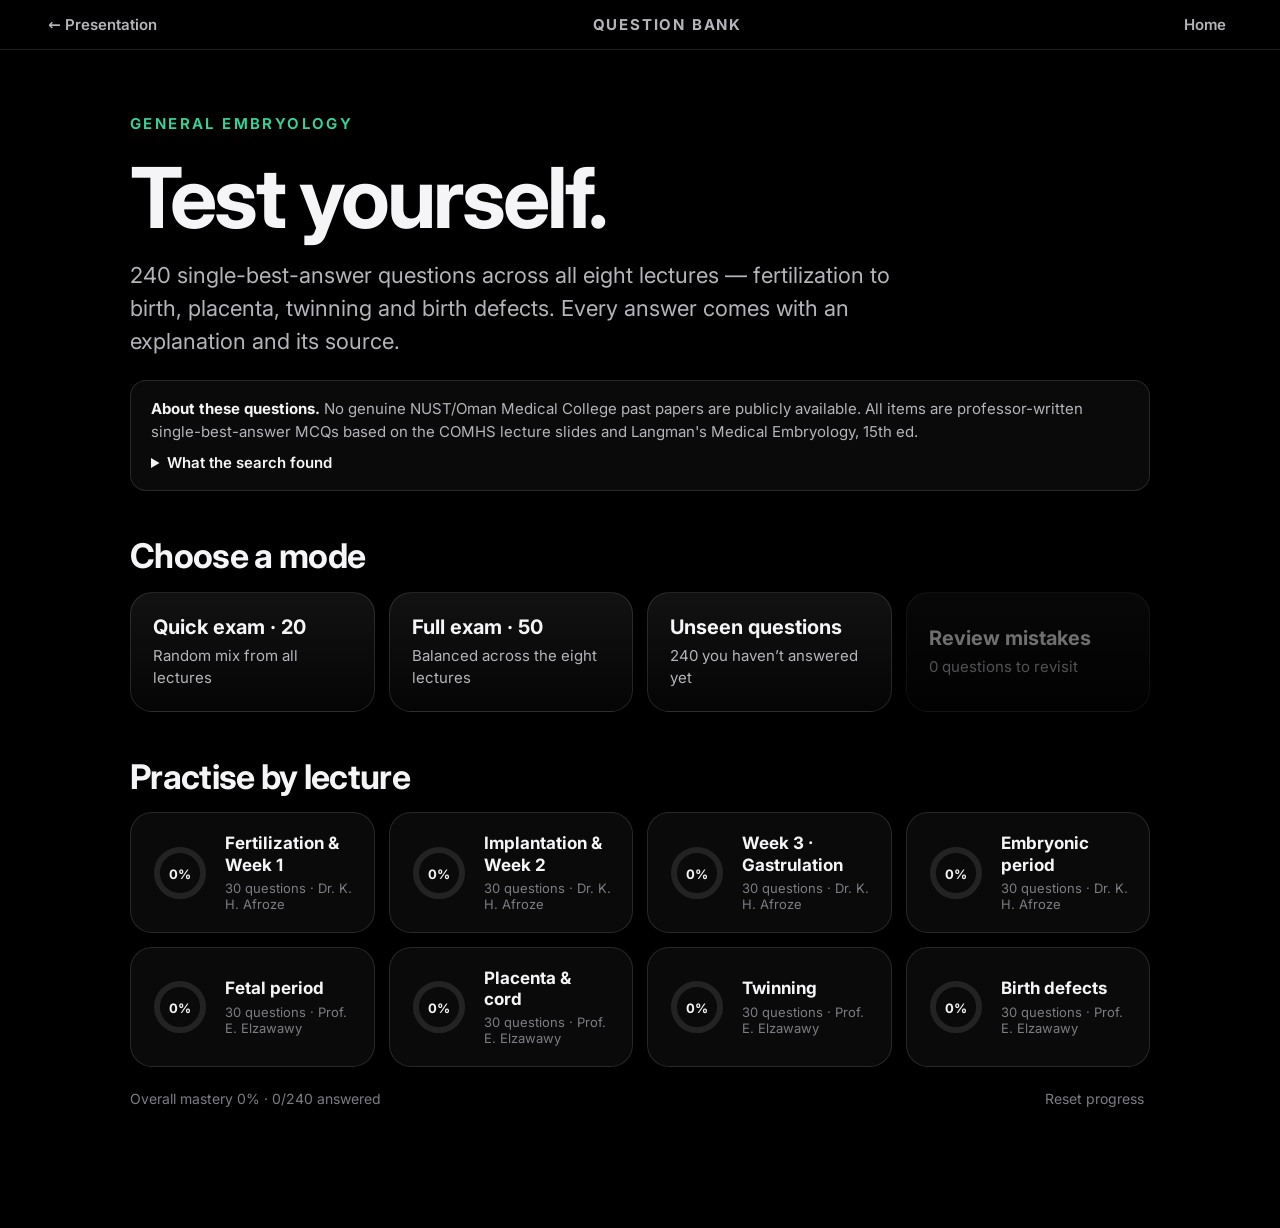
<file: quiz.html>
<!doctype html>
<html lang="en">
<head>
<meta charset="utf-8">
<meta name="viewport" content="width=device-width, initial-scale=1">
<title>Embryology Question Bank</title>
<meta name="description" content="240 single-best-answer MCQs on General Embryology — fertilization to birth, placenta, twinning and birth defects — with explanations and sources.">
<meta name="theme-color" content="#000000">
<link rel="icon" href="data:image/svg+xml,%3Csvg xmlns='http://www.w3.org/2000/svg' viewBox='0 0 64 64'%3E%3Ccircle cx='32' cy='32' r='26' fill='%2334d399'/%3E%3Cpath d='M22 33l7 7 14-16' stroke='%23000' stroke-width='6' fill='none' stroke-linecap='round' stroke-linejoin='round'/%3E%3C/svg%3E">
<link rel="stylesheet" href="css/style.css">
<link rel="stylesheet" href="css/quiz.css">
</head>
<body class="quiz">
<header class="qtop">
  <a class="brand" href="index.html">← Presentation</a>
  <div class="qtitle">Question bank</div>
  <button class="link" id="homeBtn" type="button">Home</button>
</header>
<main id="app"></main>
<script type="module" src="js/quiz.js"></script>
</body>
</html>
</file>
<file: css/style.css>
/* =========================================================
   Human Embryology — Interactive Revision Presentation
   Design system: dark keynote style, 1920×1080 virtual stage
   ========================================================= */

@font-face {
  font-family: 'Inter';
  font-style: normal;
  font-weight: 100 900;
  font-display: block;
  src: url(../fonts/inter-latin.woff2) format('woff2');
  unicode-range: U+0000-00FF, U+0131, U+0152-0153, U+02BB-02BC, U+02C6, U+02DA, U+02DC, U+0304, U+0308, U+0329, U+2000-206F, U+20AC, U+2122, U+2191, U+2193, U+2212, U+2215, U+FEFF, U+FFFD;
}
@font-face {
  font-family: 'Inter';
  font-style: normal;
  font-weight: 100 900;
  font-display: block;
  src: url(../fonts/inter-latin-ext.woff2) format('woff2');
  unicode-range: U+0100-02BA, U+02BD-02C5, U+02C7-02CC, U+02CE-02D7, U+02DD-02FF, U+0304, U+0308, U+0329, U+1D00-1DBF, U+1E00-1E9F, U+1EF2-1EFF, U+2020, U+20A0-20AB, U+20AD-20C4, U+2113, U+2C60-2C7F, U+A720-A7FF;
}
@font-face {
  font-family: 'Inter';
  font-style: normal;
  font-weight: 100 900;
  font-display: block;
  src: url(../fonts/inter-greek.woff2) format('woff2');
  unicode-range: U+0370-0377, U+037A-037F, U+0384-038A, U+038C, U+038E-03A1, U+03A3-03FF;
}

:root {
  --bg: #000;
  --bg-2: #0a0a0d;
  --bg-3: #141418;
  --fg: #f5f5f7;
  --fg-2: #b4b4bb;
  --fg-3: #7c7c84;
  --line: rgba(255, 255, 255, .12);
  --line-2: rgba(255, 255, 255, .22);
  --glass: rgba(26, 26, 30, .78);
  --accent: #2997ff;

  /* Embryology palette (Langman convention: ecto blue · meso red · endo yellow) */
  --ecto: #4f9dff;
  --meso: #ff5a6e;
  --endo: #ffcc33;
  --tropho: #c084fc;
  --syncytio: #e45bd0;
  --amnion: #64d2ff;
  --yolk: #ffd60a;
  --crest: #34d399;
  --noto: #ff7a45;
  --oxy: #ff453a;
  --deoxy: #3d8bff;
  --green: #30d158;
  --orange: #ff9f0a;
  --pink: #ff6fae;
  --violet: #a78bfa;
  --teal: #2dd4bf;

  --ease: cubic-bezier(.22, .8, .2, 1);
  --ease-out: cubic-bezier(.16, 1, .3, 1);
  --font: 'Inter', -apple-system, BlinkMacSystemFont, 'SF Pro Display', 'Segoe UI', Roboto, system-ui, sans-serif;
}

* { box-sizing: border-box; }
html, body {
  margin: 0; height: 100%; overflow: hidden;
  background: var(--bg); color: var(--fg);
  font-family: var(--font);
  -webkit-font-smoothing: antialiased; -moz-osx-font-smoothing: grayscale;
  font-feature-settings: 'cv11', 'ss01', 'ss03';
  text-rendering: optimizeLegibility;
}
button { font-family: inherit; }

/* ---------- Viewport & stage ---------- */
#viewport { position: fixed; inset: 0; overflow: hidden; }
/* Fixed 1920×1080 stage, centred in the window and scaled to fit (see fit() in main.js) */
#stage {
  width: 1920px; height: 1080px; position: absolute; left: 50%; top: 50%;
  transform: translate(-50%, -50%); transform-origin: center center;
}
#bgglow {
  position: fixed; inset: -20%; pointer-events: none; z-index: 0;
  background:
    radial-gradient(60% 50% at 70% 40%, color-mix(in srgb, var(--glow, #2a3b7a) 22%, transparent), transparent 70%),
    radial-gradient(50% 40% at 20% 80%, color-mix(in srgb, var(--glow2, #4a1d5a) 14%, transparent), transparent 70%);
  transition: background 1.2s var(--ease);
  filter: saturate(1.1);
}

/* ---------- Slides ---------- */
.slide {
  position: absolute; inset: 0;
  opacity: 0; visibility: hidden; pointer-events: none;
  transform: translateY(24px) scale(.985);
  transition: opacity .75s var(--ease-out), transform .9s var(--ease-out), visibility 0s linear .75s;
  padding: 96px 120px 110px;
}
.slide.active {
  opacity: 1; visibility: visible; pointer-events: auto;
  transform: none;
  transition: opacity .75s var(--ease-out) .08s, transform 1s var(--ease-out) .08s, visibility 0s;
  z-index: 2;
}
.slide.leaving-back { transform: translateY(-24px) scale(.985); }

/* Layouts */
.slide.split { display: grid; grid-template-columns: 640px 1fr; gap: 64px; align-items: center; }
.slide.split.wide-copy { grid-template-columns: 760px 1fr; }
.slide.split.narrow-copy { grid-template-columns: 560px 1fr; }
.slide.split.flip { grid-template-columns: 1fr 640px; }
.slide.split.flip .copy { order: 2; }
.slide.stack { display: flex; flex-direction: column; }
.slide.stack .visual { flex: 1; min-height: 0; margin-top: 28px; }
.slide.center { display: flex; flex-direction: column; align-items: center; justify-content: center; text-align: center; }
.slide.full { padding: 0; }
.slide.full .visual { position: absolute; inset: 0; }
.slide.full .copy { position: absolute; left: 120px; top: 110px; z-index: 3; max-width: 760px; pointer-events: none; }
.slide.full .copy * { pointer-events: auto; }

.copy { position: relative; z-index: 3; }
.visual { position: relative; width: 100%; height: 100%; min-height: 0; }
.visual > canvas.gl { position: absolute; inset: 0; width: 100%; height: 100%; display: block; outline: none; touch-action: none; }
.visual.grab > canvas.gl { cursor: grab; }
.visual.grab > canvas.gl:active { cursor: grabbing; }

/* ---------- Typography (sized for large screens) ---------- */
.eyebrow {
  font-size: 26px; font-weight: 650; letter-spacing: .16em; text-transform: uppercase;
  color: var(--accent-ch, var(--accent)); margin-bottom: 22px;
  display: flex; align-items: center; gap: 14px;
}
.eyebrow .num {
  display: inline-grid; place-items: center; width: 40px; height: 40px; border-radius: 50%;
  border: 2px solid currentColor; font-size: 20px; letter-spacing: 0;
}
h1, h2, h3 { margin: 0; font-weight: 700; letter-spacing: -.028em; line-height: 1.02; }
h1 { font-size: 132px; letter-spacing: -.04em; }
h2 { font-size: 86px; }
h2.xl { font-size: 104px; }
h3 { font-size: 46px; letter-spacing: -.02em; }
.lede { font-size: 40px; line-height: 1.22; color: var(--fg-2); font-weight: 500; margin: 26px 0 0; letter-spacing: -.012em; }
.lede b, .lede strong { color: var(--fg); font-weight: 650; }
.grad {
  background: linear-gradient(100deg, var(--g1, #6ea8ff), var(--g2, #c084fc) 55%, var(--g3, #ff7ab6));
  -webkit-background-clip: text; background-clip: text; color: transparent;
}

ul.points { list-style: none; margin: 44px 0 0; padding: 0; display: grid; gap: 22px; }
ul.points > li {
  font-size: 40px; line-height: 1.2; font-weight: 550; letter-spacing: -.012em;
  position: relative; padding-left: 40px; color: var(--fg);
}
ul.points > li::before {
  content: ''; position: absolute; left: 4px; top: .48em; width: 14px; height: 14px; border-radius: 50%;
  background: var(--dot, var(--accent-ch, var(--accent)));
  box-shadow: 0 0 18px var(--dot, var(--accent-ch, var(--accent)));
}
ul.points > li .sub { display: block; font-size: 30px; color: var(--fg-2); font-weight: 500; margin-top: 6px; }
ul.points.compact { gap: 16px; }
ul.points.compact > li { font-size: 36px; }

.k { color: var(--kc, var(--accent-ch, var(--accent))); font-weight: 700; }
.mute { color: var(--fg-2); }
.c-ecto { color: var(--ecto); } .c-meso { color: var(--meso); } .c-endo { color: var(--endo); }
.c-tropho { color: var(--tropho); } .c-amnion { color: var(--amnion); } .c-crest { color: var(--crest); }
.c-oxy { color: var(--oxy); } .c-deoxy { color: var(--deoxy); } .c-green { color: var(--green); } .c-orange { color: var(--orange); }
.c-pink { color: var(--pink); } .c-violet { color: var(--violet); } .c-yolk { color: var(--yolk); } .c-noto { color: var(--noto); }

/* Builds (step reveals) */
[data-step] { transition: opacity .6s var(--ease-out), transform .7s var(--ease-out), filter .6s; }
.slide [data-step]:not(.on) { opacity: 0; transform: translateY(16px); pointer-events: none; }
.slide [data-step].dim-prev.on.past { opacity: .45; }

/* ---------- Citation footer ---------- */
.cite {
  position: absolute; left: 120px; right: 340px; bottom: 34px;
  font-size: 19px; color: var(--fg-3); letter-spacing: .01em; line-height: 1.35;
  display: flex; gap: 18px; align-items: center; z-index: 4;
}
.cite .src-btn {
  flex: none; font-size: 17px; font-weight: 600; letter-spacing: .04em; color: var(--fg-2);
  border: 1px solid var(--line-2); background: rgba(255,255,255,.04); border-radius: 999px; padding: 6px 14px;
  cursor: pointer; transition: all .25s var(--ease);
}
.cite .src-btn:hover { color: var(--fg); border-color: var(--fg-2); background: rgba(255,255,255,.1); }

/* ---------- Hover hotspots & detail card ---------- */
.hot { cursor: help; }
.hot > .tip { display: none; }
ul.points > li.hot::after, .chip.hot::after, .hot.plus::after {
  content: '+'; display: inline-grid; place-items: center;
  width: 30px; height: 30px; margin-left: 14px; border-radius: 50%;
  font-size: 24px; font-weight: 600; line-height: 1; vertical-align: .14em;
  color: var(--fg-2); border: 1.5px solid var(--line-2);
  transition: all .3s var(--ease);
}
ul.points > li.hot:hover::after, .chip.hot:hover::after, .hot.plus:hover::after,
ul.points > li.hot.tip-on::after, .chip.hot.tip-on::after {
  color: #000; background: var(--accent-ch, var(--accent)); border-color: transparent; transform: rotate(90deg);
}
ul.points > li.hot { transition: color .25s; }
ul.points > li.hot:hover { color: #fff; }

#tipcard {
  position: absolute; z-index: 50; pointer-events: none;
  min-width: 340px; max-width: 640px; padding: 30px 34px 32px;
  border-radius: 28px; background: var(--glass);
  -webkit-backdrop-filter: blur(28px) saturate(1.6); backdrop-filter: blur(28px) saturate(1.6);
  border: 1px solid var(--line-2);
  box-shadow: 0 40px 80px -20px rgba(0,0,0,.7), 0 0 0 1px rgba(0,0,0,.4);
  opacity: 0; transform: translateY(10px) scale(.96); transform-origin: var(--to, 0 0);
  transition: opacity .28s var(--ease-out), transform .38s var(--ease-out);
}
#tipcard.show { opacity: 1; transform: none; }
#tipcard.pinned { pointer-events: auto; }
#tipcard .tt { font-size: 32px; font-weight: 700; letter-spacing: -.015em; margin-bottom: 14px; display: flex; gap: 14px; align-items: center; }
#tipcard .tt .sw { width: 16px; height: 16px; border-radius: 50%; background: var(--sw, var(--accent)); box-shadow: 0 0 14px var(--sw, var(--accent)); flex: none; }
#tipcard .tb { font-size: 27px; line-height: 1.38; color: var(--fg-2); font-weight: 450; }
#tipcard .tb b { color: var(--fg); font-weight: 650; }
#tipcard .tb ul { margin: 6px 0 0; padding-left: 26px; }
#tipcard .tb li { margin: 6px 0; }
#tipcard .tb .row { display: flex; justify-content: space-between; gap: 30px; border-top: 1px solid var(--line); padding: 10px 0; }
#tipcard .tb .row:first-child { border-top: 0; }
#tipcard .tsrc { margin-top: 16px; font-size: 18px; color: var(--fg-3); }

/* ---------- Chips, cards, stat blocks ---------- */
.chips { display: flex; flex-wrap: wrap; gap: 14px; }
.chip {
  font-size: 28px; font-weight: 600; padding: 12px 22px; border-radius: 999px;
  background: rgba(255,255,255,.06); border: 1px solid var(--line); color: var(--fg);
  transition: background .25s, border-color .25s, transform .25s var(--ease);
  display: inline-flex; align-items: center;
}
.chip.hot:hover, .chip.tip-on { background: rgba(255,255,255,.13); border-color: var(--line-2); }
.chip .dot { width: 12px; height: 12px; border-radius: 50%; background: var(--cc, var(--accent)); margin-right: 12px; box-shadow: 0 0 12px var(--cc, var(--accent)); }

.cards { display: grid; gap: 26px; }
.card {
  position: relative; border-radius: 34px; padding: 40px 40px 38px;
  background: linear-gradient(180deg, rgba(255,255,255,.07), rgba(255,255,255,.025));
  border: 1px solid var(--line);
  overflow: hidden;
  transition: transform .5s var(--ease-out), border-color .3s, background .3s;
}
.card.hot:hover, .card.tip-on { transform: translateY(-6px); border-color: var(--line-2); background: linear-gradient(180deg, rgba(255,255,255,.1), rgba(255,255,255,.035)); }
.card .ic { width: 76px; height: 76px; margin-bottom: 22px; }
.card h3 { font-size: 42px; }
.card p { font-size: 30px; line-height: 1.28; color: var(--fg-2); margin: 14px 0 0; font-weight: 500; }
.card .tag { position: absolute; top: 30px; right: 32px; font-size: 22px; font-weight: 700; letter-spacing: .1em; text-transform: uppercase; color: var(--cc, var(--accent)); }
.card::before { content: ''; position: absolute; inset: 0 0 auto 0; height: 4px; background: var(--cc, transparent); opacity: .9; }

.stat { display: flex; flex-direction: column; gap: 8px; }
.stat .v { font-size: 112px; font-weight: 750; letter-spacing: -.045em; line-height: .95; font-variant-numeric: tabular-nums; }
.stat .v small { font-size: .42em; font-weight: 650; letter-spacing: -.01em; margin-left: 6px; color: var(--fg-2); }
.stat .l { font-size: 30px; color: var(--fg-2); font-weight: 550; }

/* ---------- Interactive controls (big, presentable) ---------- */
.ctrl { position: absolute; z-index: 6; display: flex; align-items: center; gap: 22px; }
.seg {
  display: inline-flex; padding: 6px; border-radius: 999px; gap: 4px;
  background: rgba(255,255,255,.07); border: 1px solid var(--line);
  -webkit-backdrop-filter: blur(18px); backdrop-filter: blur(18px);
}
.seg button {
  font-size: 26px; font-weight: 600; color: var(--fg-2); background: transparent; border: 0;
  padding: 14px 26px; border-radius: 999px; cursor: pointer; transition: color .25s, background .35s var(--ease);
  white-space: nowrap;
}
.seg button:hover { color: var(--fg); }
.seg button.on { background: var(--fg); color: #000; }
.seg.vert { flex-direction: column; border-radius: 30px; }
.seg.vert button { text-align: left; border-radius: 24px; }

.slider { display: flex; align-items: center; gap: 26px; }
.slider .lab { font-size: 26px; font-weight: 600; color: var(--fg-2); white-space: nowrap; }
.slider .val { font-size: 40px; font-weight: 750; letter-spacing: -.02em; min-width: 190px; font-variant-numeric: tabular-nums; }
input[type=range].rng {
  -webkit-appearance: none; appearance: none; width: 560px; height: 44px; background: transparent; cursor: pointer; margin: 0;
}
input[type=range].rng::-webkit-slider-runnable-track { height: 8px; border-radius: 8px; background: linear-gradient(90deg, var(--rc, var(--accent)) var(--p, 0%), rgba(255,255,255,.16) var(--p, 0%)); }
input[type=range].rng::-moz-range-track { height: 8px; border-radius: 8px; background: rgba(255,255,255,.16); }
input[type=range].rng::-moz-range-progress { height: 8px; border-radius: 8px; background: var(--rc, var(--accent)); }
input[type=range].rng::-webkit-slider-thumb { -webkit-appearance: none; width: 40px; height: 40px; margin-top: -16px; border-radius: 50%; background: #fff; box-shadow: 0 6px 20px rgba(0,0,0,.5), 0 0 0 6px color-mix(in srgb, var(--rc, var(--accent)) 35%, transparent); }
input[type=range].rng::-moz-range-thumb { width: 40px; height: 40px; border: 0; border-radius: 50%; background: #fff; box-shadow: 0 6px 20px rgba(0,0,0,.5); }

.btn {
  font-size: 26px; font-weight: 650; color: #000; background: var(--fg); border: 0;
  padding: 18px 34px; border-radius: 999px; cursor: pointer; transition: transform .3s var(--ease), opacity .3s;
}
.btn:hover { transform: scale(1.04); }
.btn.ghost { background: rgba(255,255,255,.08); color: var(--fg); border: 1px solid var(--line-2); }

/* Step list (left column, synced with visual) */
ol.steps { list-style: none; counter-reset: st; margin: 40px 0 0; padding: 0; display: grid; gap: 10px; }
ol.steps > li {
  counter-increment: st; position: relative; padding: 14px 20px 14px 76px; border-radius: 22px;
  font-size: 32px; font-weight: 600; color: var(--fg-3); letter-spacing: -.01em; line-height: 1.2;
  transition: color .4s, background .5s var(--ease);
  cursor: pointer;
}
ol.steps > li::before {
  content: counter(st); position: absolute; left: 16px; top: 50%; transform: translateY(-50%);
  width: 44px; height: 44px; border-radius: 50%; display: grid; place-items: center;
  font-size: 22px; font-weight: 700; border: 2px solid var(--fg-3); transition: all .4s var(--ease);
}
ol.steps > li.done { color: var(--fg-2); }
ol.steps > li.done::before { border-color: var(--fg-2); }
ol.steps > li.cur { color: var(--fg); background: rgba(255,255,255,.07); }
ol.steps > li.cur::before { background: var(--accent-ch, var(--accent)); border-color: transparent; color: #000; box-shadow: 0 0 22px var(--accent-ch, var(--accent)); }
ol.steps > li .sub { display: block; font-size: 24px; font-weight: 500; color: var(--fg-2); margin-top: 4px; max-height: 0; overflow: hidden; opacity: 0; transition: max-height .5s var(--ease), opacity .4s; }
ol.steps > li.cur .sub { max-height: 90px; opacity: 1; }

/* ---------- 3D labels ---------- */
.lbl3d {
  position: absolute; left: 0; top: 0; z-index: 5; white-space: nowrap;
  font-size: 25px; font-weight: 650; letter-spacing: -.005em; color: var(--fg);
  padding: 9px 18px 9px 34px; border-radius: 999px;
  background: rgba(18,18,22,.66); border: 1px solid var(--line-2);
  -webkit-backdrop-filter: blur(12px); backdrop-filter: blur(12px);
  transform: translate(-50%, -50%); will-change: transform, opacity;
  transition: opacity .45s var(--ease-out);
  pointer-events: auto;
}
.lbl3d::before { content: ''; position: absolute; left: 13px; top: 50%; width: 11px; height: 11px; margin-top: -5.5px; border-radius: 50%; background: var(--lc, var(--accent)); box-shadow: 0 0 10px var(--lc, var(--accent)); }
.lbl3d.hide { opacity: 0 !important; pointer-events: none; }
.lbl3d.hot:hover { background: rgba(40,40,46,.85); }

/* ---------- SVG diagram defaults ---------- */
svg.dg { width: 100%; height: 100%; display: block; overflow: visible; }
svg.dg text { font-family: var(--font); fill: var(--fg); }
svg.dg .lbl { font-size: 26px; font-weight: 650; }
svg.dg .lbl-s { font-size: 21px; font-weight: 600; fill: var(--fg-2); }
svg.dg .axis { stroke: var(--line-2); stroke-width: 2; }
svg.dg .grid { stroke: rgba(255,255,255,.07); stroke-width: 1.5; }
svg.dg .hot { cursor: help; }
svg.dg .hl { transition: opacity .4s, filter .4s; }
canvas.dgc { width: 100%; height: 100%; display: block; }

/* ---------- Chrome (outside the stage) ---------- */
#progress { position: fixed; left: 0; bottom: 0; height: 3px; background: linear-gradient(90deg, #4f9dff, #c084fc, #ff6fae); z-index: 30; transition: width .8s var(--ease-out); box-shadow: 0 0 12px rgba(160,120,255,.6); }
#dock {
  position: fixed; left: 50%; bottom: 22px; transform: translate(-50%, 140%); z-index: 40;
  display: flex; align-items: center; gap: 4px; padding: 8px;
  border-radius: 999px; background: rgba(24,24,28,.78); border: 1px solid var(--line-2);
  -webkit-backdrop-filter: blur(22px) saturate(1.5); backdrop-filter: blur(22px) saturate(1.5);
  box-shadow: 0 20px 50px rgba(0,0,0,.5);
  transition: transform .5s var(--ease-out), opacity .5s; opacity: 0;
}
body.ui #dock { transform: translate(-50%, 0); opacity: 1; }
#dock button {
  background: transparent; border: 0; color: var(--fg-2); font-size: 15px; font-weight: 600;
  height: 44px; min-width: 44px; padding: 0 14px; border-radius: 999px; cursor: pointer;
  display: inline-flex; align-items: center; gap: 8px; transition: background .2s, color .2s;
}
#dock button:hover { background: rgba(255,255,255,.1); color: var(--fg); }
#dock svg { width: 20px; height: 20px; }
#dock .count { font-variant-numeric: tabular-nums; color: var(--fg-2); font-size: 15px; font-weight: 600; padding: 0 12px; min-width: 76px; text-align: center; }
#dock .chap { color: var(--fg); max-width: 300px; overflow: hidden; text-overflow: ellipsis; white-space: nowrap; }
#dock .sep { width: 1px; height: 24px; background: var(--line-2); margin: 0 4px; }

/* Overview */
#overview {
  position: fixed; inset: 0; z-index: 60; background: rgba(0,0,0,.86);
  -webkit-backdrop-filter: blur(20px); backdrop-filter: blur(20px);
  overflow: auto; padding: 60px 70px 80px; opacity: 0; visibility: hidden; transition: opacity .4s, visibility 0s .4s;
}
#overview.open { opacity: 1; visibility: visible; transition: opacity .4s; }
#overview h4 { font-size: 15px; letter-spacing: .14em; text-transform: uppercase; color: var(--fg-2); margin: 34px 0 14px; font-weight: 700; }
#overview h4:first-of-type { margin-top: 0; }
#overview .row { display: grid; grid-template-columns: repeat(auto-fill, minmax(230px, 1fr)); gap: 14px; }
#overview .ov {
  aspect-ratio: 16/9; border-radius: 14px; padding: 16px 18px; cursor: pointer; text-align: left;
  background: linear-gradient(160deg, rgba(255,255,255,.08), rgba(255,255,255,.02)); border: 1px solid var(--line);
  color: var(--fg); display: flex; flex-direction: column; justify-content: space-between; transition: transform .25s var(--ease), border-color .25s;
}
#overview .ov:hover { transform: translateY(-3px); border-color: var(--fg-2); }
#overview .ov.cur { border-color: var(--accent); box-shadow: 0 0 0 2px var(--accent); }
#overview .ov .n { font-size: 13px; color: var(--fg-3); font-weight: 700; }
#overview .ov .t { font-size: 18px; font-weight: 650; line-height: 1.2; letter-spacing: -.01em; }
#overview .close { position: fixed; top: 22px; right: 28px; }

/* Lightbox for original lecture slides */
#lightbox {
  position: fixed; inset: 0; z-index: 70; background: rgba(0,0,0,.92); display: grid; place-items: center;
  opacity: 0; visibility: hidden; transition: opacity .35s, visibility 0s .35s;
}
#lightbox.open { opacity: 1; visibility: visible; transition: opacity .35s; }
#lightbox figure { margin: 0; max-width: 88vw; max-height: 84vh; display: flex; flex-direction: column; align-items: center; gap: 14px; }
#lightbox img { max-width: 88vw; max-height: 76vh; border-radius: 12px; box-shadow: 0 30px 80px rgba(0,0,0,.6); background: #fff; }
#lightbox figcaption { font-size: 17px; color: var(--fg-2); }
#lightbox .nav { position: fixed; top: 50%; transform: translateY(-50%); }
#lightbox .nav.prev { left: 24px; } #lightbox .nav.next { right: 24px; }
#lightbox .close { position: fixed; top: 22px; right: 28px; }
.round {
  width: 54px; height: 54px; border-radius: 50%; border: 1px solid var(--line-2); background: rgba(255,255,255,.08);
  color: var(--fg); font-size: 24px; cursor: pointer; display: grid; place-items: center;
}
.round:hover { background: rgba(255,255,255,.16); }

/* Help */
#help {
  position: fixed; right: 26px; top: 26px; z-index: 65; width: 360px; padding: 24px 26px; border-radius: 22px;
  background: var(--glass); border: 1px solid var(--line-2); -webkit-backdrop-filter: blur(20px); backdrop-filter: blur(20px);
  font-size: 15px; color: var(--fg-2); line-height: 1.9; opacity: 0; visibility: hidden; transform: translateY(-8px); transition: all .3s var(--ease);
}
#help.open { opacity: 1; visibility: visible; transform: none; }
#help b { color: var(--fg); font-weight: 650; }
#help kbd { font-family: var(--font); font-size: 13px; font-weight: 700; padding: 2px 8px; border-radius: 6px; border: 1px solid var(--line-2); color: var(--fg); margin-right: 6px; }

/* Blackout */
#blackout { position: fixed; inset: 0; background: #000; z-index: 90; opacity: 0; pointer-events: none; transition: opacity .5s; }
#blackout.on { opacity: 1; pointer-events: auto; }

/* Loader */
#loader { position: fixed; inset: 0; z-index: 100; background: #000; display: grid; place-items: center; transition: opacity .9s var(--ease), visibility 0s .9s; }
#loader.done { opacity: 0; visibility: hidden; }
#loader .ring { width: 54px; height: 54px; border-radius: 50%; border: 3px solid rgba(255,255,255,.12); border-top-color: #fff; animation: spin 1s linear infinite; }
@keyframes spin { to { transform: rotate(360deg); } }

/* Misc helpers */
.row-flex { display: flex; gap: 30px; align-items: center; }
.abs { position: absolute; }
.legend { display: flex; gap: 30px; flex-wrap: wrap; font-size: 24px; font-weight: 600; color: var(--fg-2); }
.legend i { display: inline-block; width: 16px; height: 16px; border-radius: 50%; margin-right: 10px; vertical-align: -1px; background: var(--lc); box-shadow: 0 0 10px var(--lc); }
.badge { display: inline-block; font-size: 22px; font-weight: 700; letter-spacing: .08em; text-transform: uppercase; padding: 8px 16px; border-radius: 10px; background: rgba(255,255,255,.08); color: var(--fg-2); }
.readout {
  position: absolute; z-index: 6; padding: 24px 30px; border-radius: 26px; min-width: 280px;
  background: rgba(20,20,24,.7); border: 1px solid var(--line-2);
  -webkit-backdrop-filter: blur(16px); backdrop-filter: blur(16px);
}
.readout .rl { font-size: 20px; font-weight: 700; letter-spacing: .12em; text-transform: uppercase; color: var(--fg-3); }
.readout .rv { font-size: 54px; font-weight: 750; letter-spacing: -.03em; margin-top: 4px; font-variant-numeric: tabular-nums; }
.readout .rs { font-size: 26px; color: var(--fg-2); font-weight: 550; margin-top: 4px; }
.pulse { animation: pulse 2.4s var(--ease) infinite; }
@keyframes pulse { 0%,100% { opacity: 1; } 50% { opacity: .45; } }

@media (prefers-reduced-motion: reduce) {
  .slide, .slide.active { transition-duration: .01s !important; }
}
</file>
<file: css/quiz.css>
/* Question bank — responsive page using the presentation's tokens */
html, body { overflow: auto; height: auto; min-height: 100%; }
body.quiz { background: var(--bg); color: var(--fg); }
body.quiz::before { content: ''; position: fixed; inset: 0; z-index: -1; pointer-events: none; background: radial-gradient(60% 50% at 80% 0%, rgba(52,211,153,.12), transparent 70%), radial-gradient(50% 40% at 0% 100%, rgba(79,157,255,.10), transparent 70%); }
.qtop { position: sticky; top: 0; z-index: 10; display: flex; align-items: center; justify-content: space-between; gap: 16px; padding: 14px clamp(16px, 4vw, 48px); background: rgba(0,0,0,.72); -webkit-backdrop-filter: blur(18px); backdrop-filter: blur(18px); border-bottom: 1px solid var(--line); }
.qtop .brand, .qtop .link { color: var(--fg-2); text-decoration: none; font-size: 15px; font-weight: 600; background: none; border: 0; cursor: pointer; font-family: inherit; }
.qtop .brand:hover, .qtop .link:hover { color: var(--fg); }
.qtitle { font-size: 15px; font-weight: 700; letter-spacing: .12em; text-transform: uppercase; color: var(--fg-2); }
#app { max-width: 1100px; margin: 0 auto; padding: clamp(24px, 5vw, 64px) clamp(16px, 4vw, 40px) 120px; }
.hero h1 { font-size: clamp(40px, 7vw, 84px); letter-spacing: -.035em; }
.hero p { font-size: clamp(17px, 2.2vw, 22px); color: var(--fg-2); line-height: 1.5; max-width: 760px; margin: 18px 0 0; }
.note { margin-top: 22px; padding: 16px 20px; border-radius: 16px; border: 1px solid var(--line); background: rgba(255,255,255,.04); color: var(--fg-2); font-size: 15px; line-height: 1.55; }
.note b { color: var(--fg); }
.note details summary { cursor: pointer; color: var(--fg); font-weight: 600; margin-top: 8px; }
.note ul { margin: 8px 0 0; padding-left: 20px; }
.note a { color: var(--accent); }
.sec { margin-top: 48px; }
.sec h2 { font-size: clamp(24px, 3.4vw, 34px); letter-spacing: -.02em; margin-bottom: 18px; }
.modes { display: grid; grid-template-columns: repeat(auto-fit, minmax(240px, 1fr)); gap: 14px; }
.mode { text-align: left; cursor: pointer; padding: 22px; border-radius: 22px; border: 1px solid var(--line); background: linear-gradient(180deg, rgba(255,255,255,.07), rgba(255,255,255,.02)); color: var(--fg); font-family: inherit; transition: transform .3s var(--ease), border-color .3s; }
.mode:hover { transform: translateY(-3px); border-color: var(--line-2); }
.mode .t { font-size: 20px; font-weight: 700; } .mode .d { font-size: 15px; color: var(--fg-2); margin-top: 6px; line-height: 1.45; }
.topics { display: grid; grid-template-columns: repeat(auto-fill, minmax(230px, 1fr)); gap: 14px; }
.topic { position: relative; text-align: left; cursor: pointer; padding: 20px; border-radius: 22px; border: 1px solid var(--line); background: rgba(255,255,255,.04); color: var(--fg); font-family: inherit; display: flex; gap: 16px; align-items: center; transition: transform .3s var(--ease), border-color .3s, background .3s; }
.topic:hover { transform: translateY(-3px); border-color: var(--tc); background: rgba(255,255,255,.07); }
.topic .ring { flex: none; }
.topic .n { font-size: 17px; font-weight: 700; line-height: 1.25; } .topic .m { font-size: 13px; color: var(--fg-3); margin-top: 4px; }
.row { display: flex; gap: 12px; flex-wrap: wrap; align-items: center; }
.pillbtn { font-family: inherit; font-size: 15px; font-weight: 650; padding: 10px 18px; border-radius: 999px; border: 1px solid var(--line-2); background: rgba(255,255,255,.06); color: var(--fg); cursor: pointer; }
.pillbtn.on, .pillbtn:hover { background: var(--fg); color: #000; }
.primary { font-family: inherit; font-size: 17px; font-weight: 700; padding: 14px 26px; border-radius: 999px; border: 0; background: var(--fg); color: #000; cursor: pointer; transition: transform .25s var(--ease), opacity .25s; }
.primary:hover { transform: scale(1.03); } .primary:disabled { opacity: .35; cursor: default; transform: none; }
.ghost { font-family: inherit; font-size: 16px; font-weight: 650; padding: 13px 22px; border-radius: 999px; border: 1px solid var(--line-2); background: transparent; color: var(--fg); cursor: pointer; }
/* question */
.qhead { display: flex; justify-content: space-between; align-items: center; gap: 16px; margin-bottom: 18px; color: var(--fg-2); font-size: 15px; font-weight: 600; }
.qbar { height: 4px; border-radius: 4px; background: rgba(255,255,255,.1); overflow: hidden; margin-bottom: 30px; }
.qbar i { display: block; height: 100%; background: linear-gradient(90deg, #4f9dff, #34d399); transition: width .5s var(--ease); }
.tag { display: inline-flex; align-items: center; gap: 8px; font-size: 13px; font-weight: 700; letter-spacing: .08em; text-transform: uppercase; color: var(--tc); }
.tag::before { content: ''; width: 8px; height: 8px; border-radius: 50%; background: var(--tc); box-shadow: 0 0 10px var(--tc); }
.stem { font-size: clamp(21px, 2.8vw, 30px); font-weight: 600; line-height: 1.38; letter-spacing: -.01em; margin: 14px 0 26px; }
.opts { display: grid; gap: 12px; }
.opt { display: flex; gap: 16px; align-items: flex-start; text-align: left; width: 100%; font-family: inherit; font-size: clamp(16px, 2vw, 19px); line-height: 1.45; color: var(--fg); padding: 18px 20px; border-radius: 18px; border: 1px solid var(--line); background: rgba(255,255,255,.04); cursor: pointer; transition: background .25s, border-color .25s, transform .25s var(--ease); }
.opt:hover:not(:disabled) { background: rgba(255,255,255,.08); border-color: var(--line-2); transform: translateX(3px); }
.opt .k { flex: none; width: 32px; height: 32px; border-radius: 50%; display: grid; place-items: center; font-weight: 800; font-size: 14px; border: 1.5px solid var(--line-2); color: var(--fg-2); }
.opt.right { border-color: #30d158; background: rgba(48,209,88,.14); } .opt.right .k { background: #30d158; color: #000; border-color: transparent; }
.opt.wrong { border-color: #ff453a; background: rgba(255,69,58,.14); } .opt.wrong .k { background: #ff453a; color: #000; border-color: transparent; }
.opt:disabled { cursor: default; }
.fb { margin-top: 22px; padding: 20px 22px; border-radius: 18px; border: 1px solid var(--line); background: rgba(255,255,255,.04); animation: fbin .45s var(--ease-out); }
@keyframes fbin { from { opacity: 0; transform: translateY(8px); } }
.fb .v { font-size: 18px; font-weight: 800; margin-bottom: 8px; } .fb .v.ok { color: #30d158; } .fb .v.no { color: #ff453a; }
.fb .e { font-size: 16px; line-height: 1.6; color: var(--fg-2); } .fb .src { margin-top: 12px; font-size: 13px; color: var(--fg-3); }
.qnav { display: flex; justify-content: space-between; align-items: center; margin-top: 26px; gap: 12px; }
.kbd { font-size: 13px; color: var(--fg-3); }
/* results */
.score { font-size: clamp(64px, 12vw, 120px); font-weight: 800; letter-spacing: -.05em; line-height: 1; }
.bars { display: grid; gap: 12px; margin-top: 18px; }
.bars .b { display: grid; grid-template-columns: minmax(120px, 220px) 1fr 60px; gap: 14px; align-items: center; font-size: 15px; }
.bars .tr { height: 12px; border-radius: 12px; background: rgba(255,255,255,.08); overflow: hidden; } .bars .tr i { display: block; height: 100%; border-radius: 12px; background: var(--tc); transition: width 1s var(--ease); }
.review { margin-top: 30px; display: grid; gap: 12px; }
.review .it { padding: 16px 18px; border-radius: 16px; border: 1px solid var(--line); background: rgba(255,255,255,.03); font-size: 15px; line-height: 1.5; color: var(--fg-2); }
.review .it b { color: var(--fg); }
@media (max-width: 560px) { .bars .b { grid-template-columns: 1fr 50px; } .bars .b .nm { grid-column: span 2; } }
</file>
